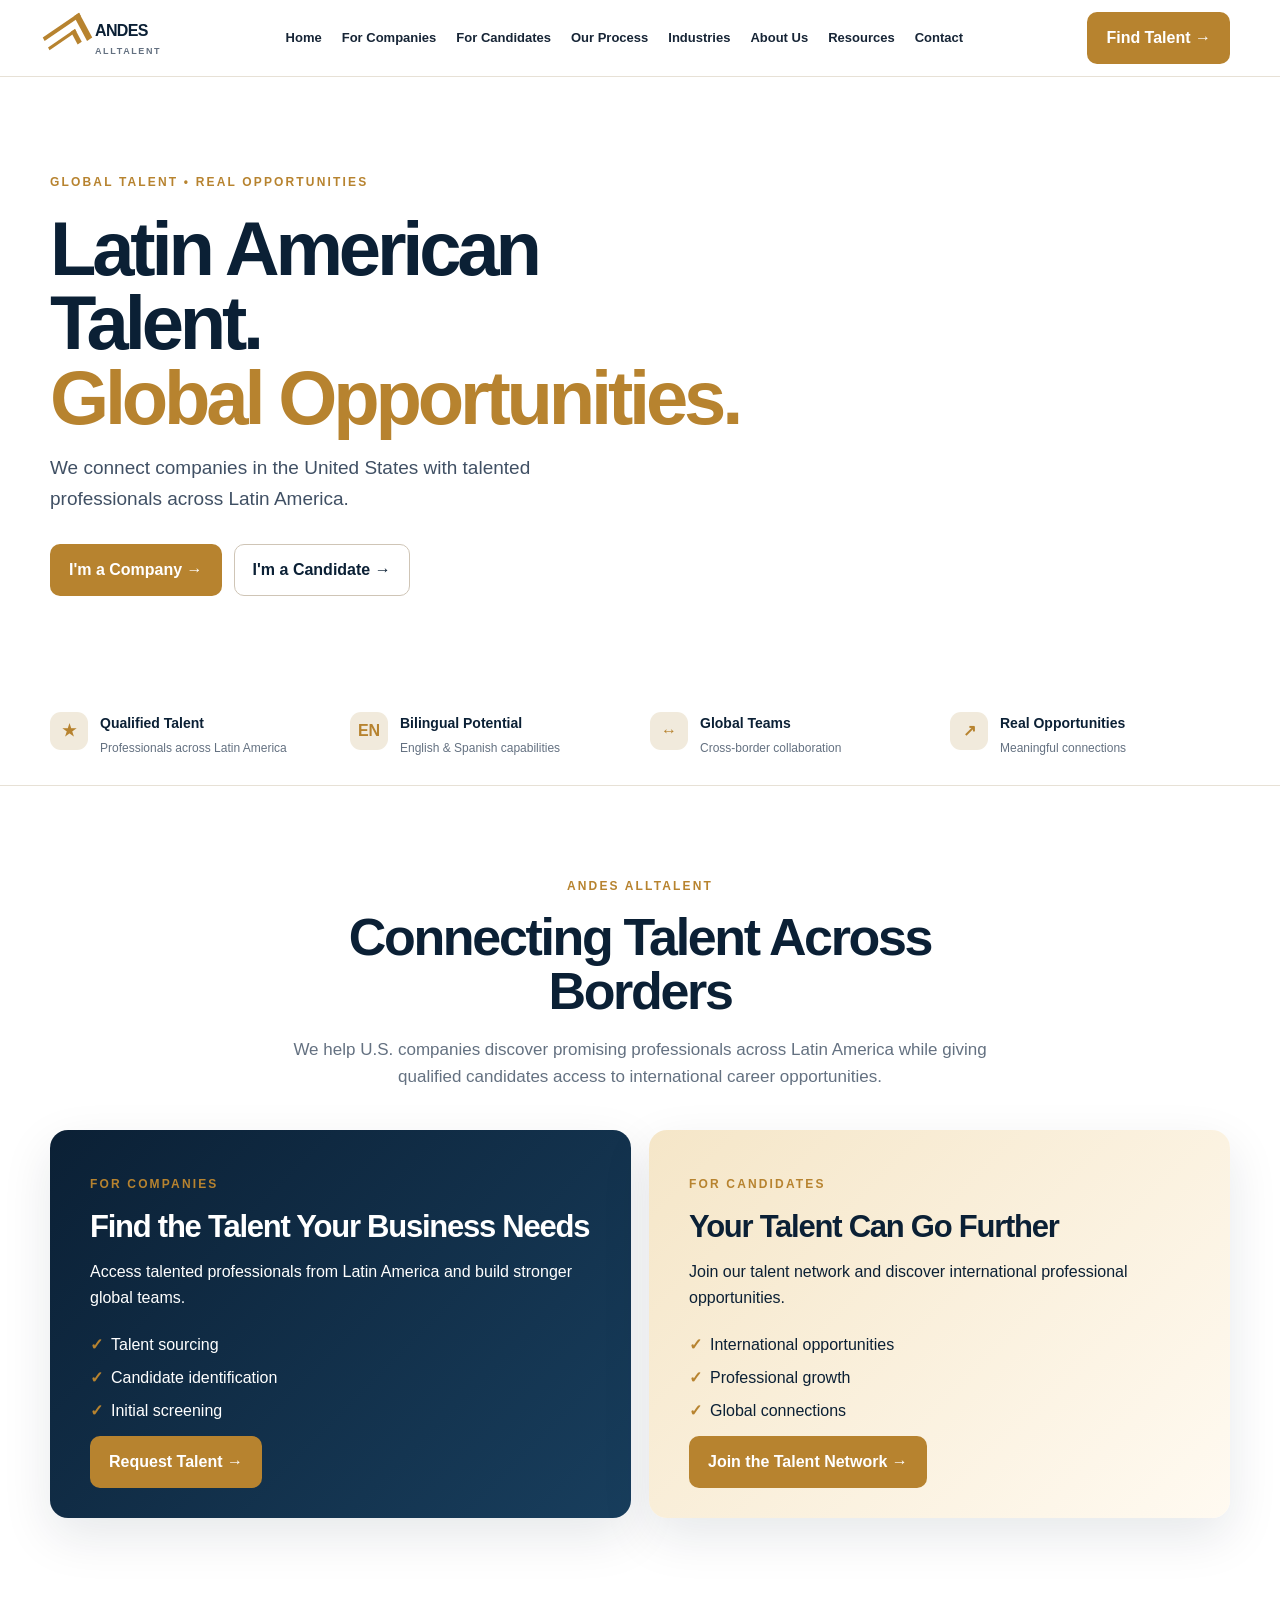
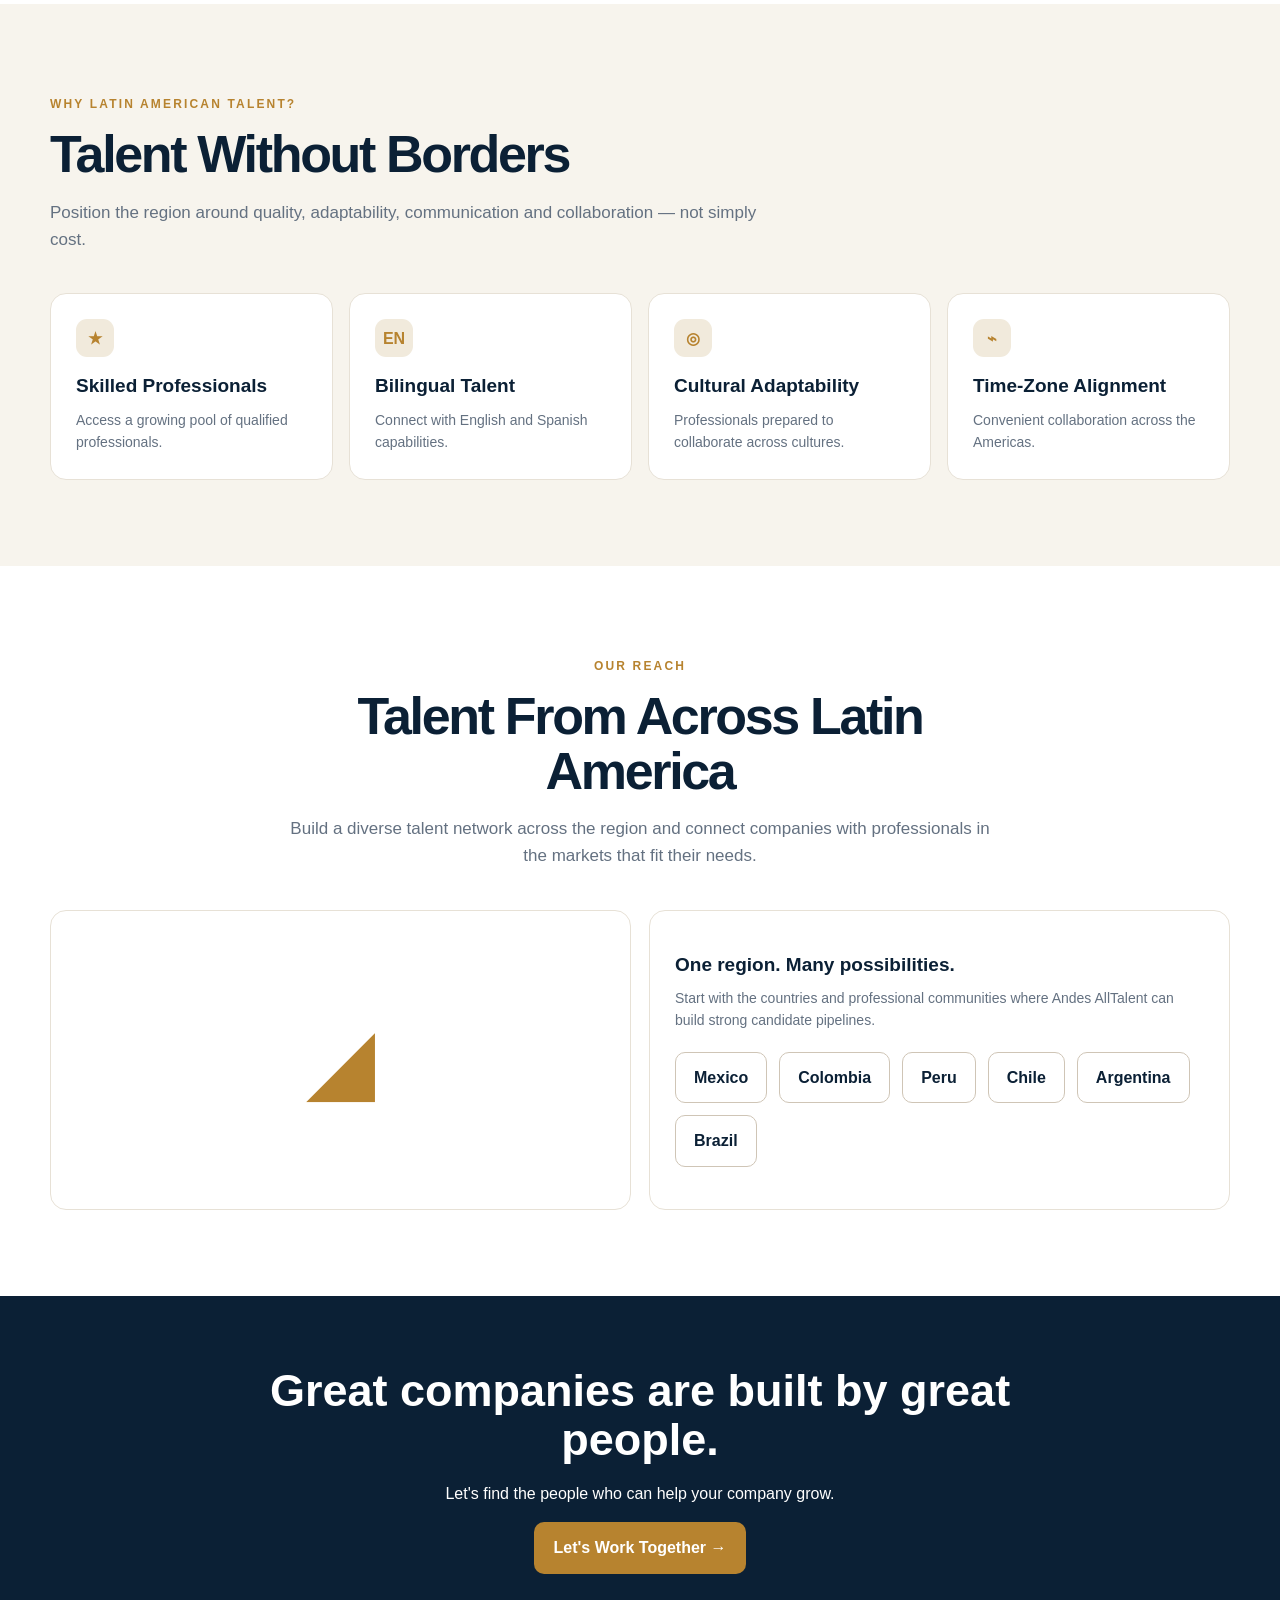
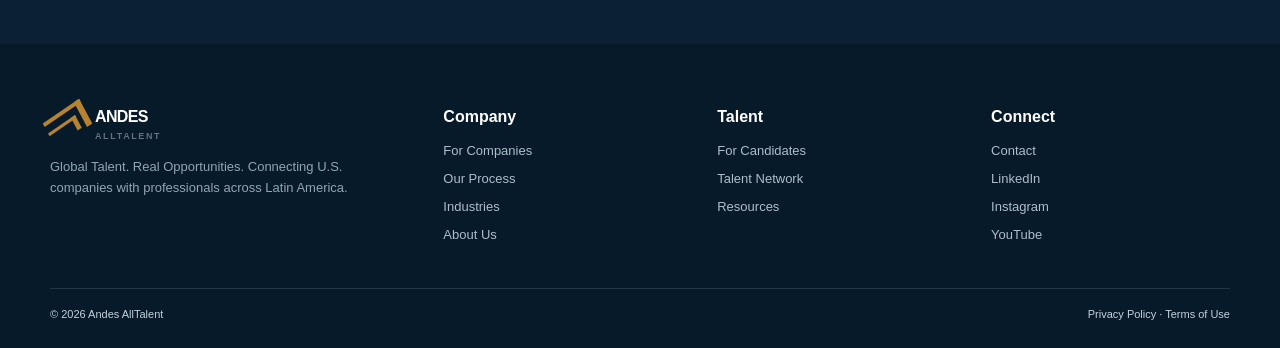
<file: index.html>
<!doctype html>
<html lang="en"><head><meta charset="utf-8"><meta name="viewport" content="width=device-width,initial-scale=1">
<title>Home | Andes AllTalent</title><meta name="description" content="Andes AllTalent connects U.S. companies with talented professionals across Latin America.">
<link rel="stylesheet" href="css/style.css"><link rel="icon" type="image/png" href="images/andes-alltalent-favicon.png"></head><body>
<header class="site-header"><div class="container nav">
<a class="logo" href="index.html"><span class="logo-mark"></span><span>ANDES <small>ALLTALENT</small></span></a>
<button class="menu-btn" aria-label="Menu">☰</button>
<nav class="nav-links"><a href="index.html">Home</a><a href="companies.html">For Companies</a><a href="candidates.html">For Candidates</a><a href="process.html">Our Process</a><a href="industries.html">Industries</a><a href="about.html">About Us</a><a href="resources.html">Resources</a><a href="contact.html">Contact</a></nav>
<a class="nav-cta" href="companies.html">Find Talent →</a></div></header>
<main>
<section class="hero"><div class="container hero-inner"><span class="eyebrow">Global Talent • Real Opportunities</span><h1>Latin American Talent.<span>Global Opportunities.</span></h1><p>We connect companies in the United States with talented professionals across Latin America.</p><div class="actions"><a class="btn btn-primary" href="companies.html">I'm a Company →</a><a class="btn btn-secondary" href="candidates.html">I'm a Candidate →</a></div></div></section>
<section class="trust"><div class="container trust-grid"><div class="trust-item"><div class="icon">★</div><div><strong>Qualified Talent</strong><span>Professionals across Latin America</span></div></div><div class="trust-item"><div class="icon">EN</div><div><strong>Bilingual Potential</strong><span>English & Spanish capabilities</span></div></div><div class="trust-item"><div class="icon">↔</div><div><strong>Global Teams</strong><span>Cross-border collaboration</span></div></div><div class="trust-item"><div class="icon">↗</div><div><strong>Real Opportunities</strong><span>Meaningful connections</span></div></div></div></section>
<section class="section"><div class="container"><div class="section-head center"><span class="eyebrow">Andes AllTalent</span><h2>Connecting Talent Across Borders</h2><p>We help U.S. companies discover promising professionals across Latin America while giving qualified candidates access to international career opportunities.</p></div>
<div class="cards-2"><article class="feature dark"><span class="eyebrow">For Companies</span><h3>Find the Talent Your Business Needs</h3><p>Access talented professionals from Latin America and build stronger global teams.</p><ul><li>Talent sourcing</li><li>Candidate identification</li><li>Initial screening</li><li>Candidate matching</li></ul><a class="btn btn-primary" href="companies.html">Request Talent →</a></article>
<article class="feature light"><span class="eyebrow">For Candidates</span><h3>Your Talent Can Go Further</h3><p>Join our talent network and discover international professional opportunities.</p><ul><li>International opportunities</li><li>Professional growth</li><li>Global connections</li><li>Join our network</li></ul><a class="btn btn-primary" href="candidates.html">Join the Talent Network →</a></article></div></div></section>
<section class="section section-cream"><div class="container"><div class="section-head"><span class="eyebrow">Why Latin American Talent?</span><h2>Talent Without Borders</h2><p>Position the region around quality, adaptability, communication and collaboration — not simply cost.</p></div><div class="grid-4">
<div class="card"><div class="icon">★</div><h3>Skilled Professionals</h3><p>Access a growing pool of qualified professionals.</p></div><div class="card"><div class="icon">EN</div><h3>Bilingual Talent</h3><p>Connect with English and Spanish capabilities.</p></div><div class="card"><div class="icon">◎</div><h3>Cultural Adaptability</h3><p>Professionals prepared to collaborate across cultures.</p></div><div class="card"><div class="icon">⌁</div><h3>Time-Zone Alignment</h3><p>Convenient collaboration across the Americas.</p></div></div></div></section>
<section class="section"><div class="container"><div class="section-head center"><span class="eyebrow">Our Reach</span><h2>Talent From Across Latin America</h2><p>Build a diverse talent network across the region and connect companies with professionals in the markets that fit their needs.</p></div><div class="cards-2"><div class="card" style="min-height:300px;display:grid;place-items:center;font-size:90px;color:#b7832f">◢</div><div class="card"><h3>One region. Many possibilities.</h3><p>Start with the countries and professional communities where Andes AllTalent can build strong candidate pipelines.</p><div class="actions" style="margin-top:20px"><span class="btn btn-secondary">Mexico</span><span class="btn btn-secondary">Colombia</span><span class="btn btn-secondary">Peru</span><span class="btn btn-secondary">Chile</span><span class="btn btn-secondary">Argentina</span><span class="btn btn-secondary">Brazil</span></div></div></div></div></section>
<section class="quote"><h2>Great companies are built by great people.</h2><p>Let's find the people who can help your company grow.</p><a class="btn btn-primary" href="companies.html">Let's Work Together →</a></section>
</main>
<footer class="footer"><div class="container"><div class="footer-grid">
<div><div class="logo"><span class="logo-mark"></span><span>ANDES <small>ALLTALENT</small></span></div><p>Global Talent. Real Opportunities. Connecting U.S. companies with professionals across Latin America.</p></div>
<div><h4>Company</h4><a href="companies.html">For Companies</a><a href="process.html">Our Process</a><a href="industries.html">Industries</a><a href="about.html">About Us</a></div>
<div><h4>Talent</h4><a href="candidates.html">For Candidates</a><a href="candidates.html">Talent Network</a><a href="resources.html">Resources</a></div>
<div><h4>Connect</h4><a href="contact.html">Contact</a><a href="#">LinkedIn</a><a href="#">Instagram</a><a href="#">YouTube</a></div>
</div><div class="footer-bottom"><span>© <span data-year></span> Andes AllTalent</span><span>Privacy Policy · Terms of Use</span></div></div></footer>
<div id="toast" class="toast"></div><script src="js/main.js"></script></body></html>
</file>
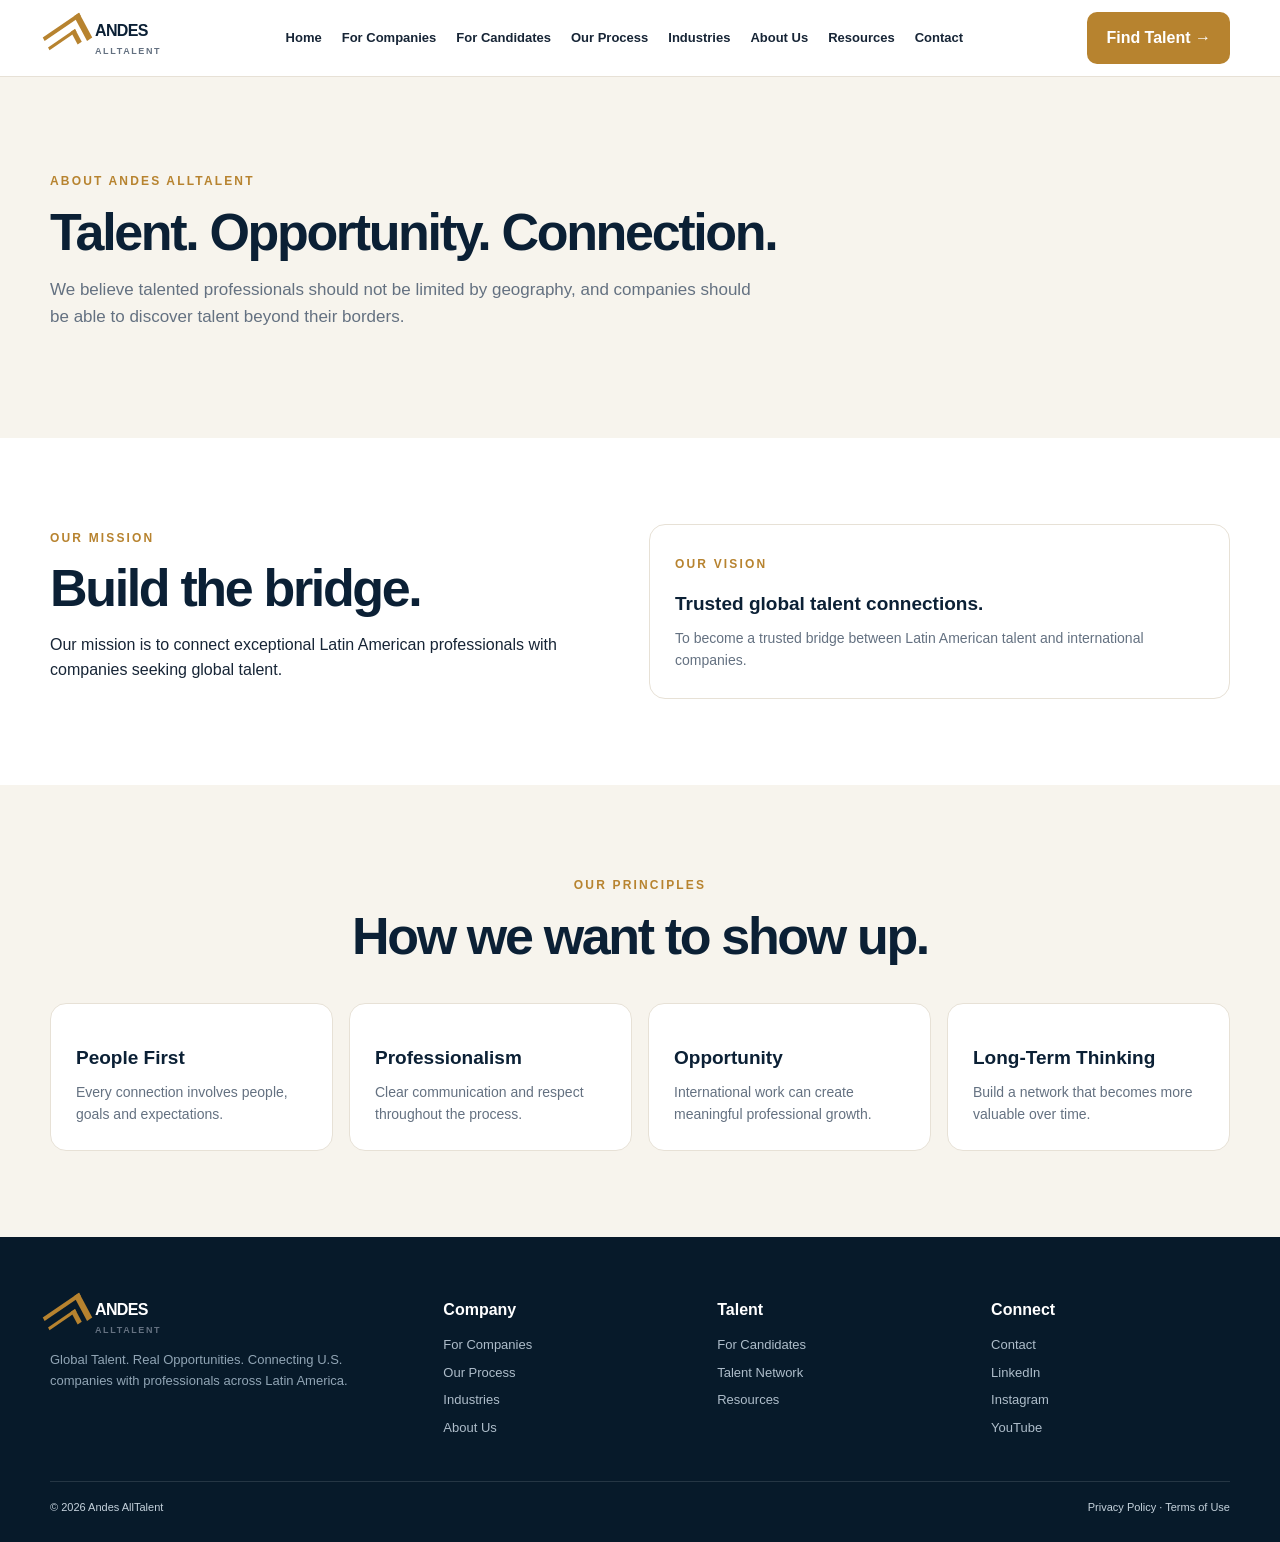
<file: about.html>
<!doctype html>
<html lang="en"><head><meta charset="utf-8"><meta name="viewport" content="width=device-width,initial-scale=1">
<title>About Us | Andes AllTalent</title><meta name="description" content="Andes AllTalent connects U.S. companies with talented professionals across Latin America.">
<link rel="stylesheet" href="css/style.css"><link rel="icon" type="image/png" href="images/andes-alltalent-favicon.png"></head><body>
<header class="site-header"><div class="container nav">
<a class="logo" href="index.html"><span class="logo-mark"></span><span>ANDES <small>ALLTALENT</small></span></a>
<button class="menu-btn" aria-label="Menu">☰</button>
<nav class="nav-links"><a href="index.html">Home</a><a href="companies.html">For Companies</a><a href="candidates.html">For Candidates</a><a href="process.html">Our Process</a><a href="industries.html">Industries</a><a href="about.html">About Us</a><a href="resources.html">Resources</a><a href="contact.html">Contact</a></nav>
<a class="nav-cta" href="companies.html">Find Talent →</a></div></header>
<main>
<section class="page-hero"><div class="container"><span class="eyebrow">About Andes AllTalent</span><h1>Talent. Opportunity. Connection.</h1><p>We believe talented professionals should not be limited by geography, and companies should be able to discover talent beyond their borders.</p></div></section>
<section class="section"><div class="container cards-2"><div><span class="eyebrow">Our Mission</span><h2>Build the bridge.</h2><p>Our mission is to connect exceptional Latin American professionals with companies seeking global talent.</p></div><div class="card"><span class="eyebrow">Our Vision</span><h3>Trusted global talent connections.</h3><p>To become a trusted bridge between Latin American talent and international companies.</p></div></div></section>
<section class="section section-cream"><div class="container"><div class="section-head center"><span class="eyebrow">Our Principles</span><h2>How we want to show up.</h2></div><div class="grid-4"><div class="card"><h3>People First</h3><p>Every connection involves people, goals and expectations.</p></div><div class="card"><h3>Professionalism</h3><p>Clear communication and respect throughout the process.</p></div><div class="card"><h3>Opportunity</h3><p>International work can create meaningful professional growth.</p></div><div class="card"><h3>Long-Term Thinking</h3><p>Build a network that becomes more valuable over time.</p></div></div></div></section>
</main>
<footer class="footer"><div class="container"><div class="footer-grid">
<div><div class="logo"><span class="logo-mark"></span><span>ANDES <small>ALLTALENT</small></span></div><p>Global Talent. Real Opportunities. Connecting U.S. companies with professionals across Latin America.</p></div>
<div><h4>Company</h4><a href="companies.html">For Companies</a><a href="process.html">Our Process</a><a href="industries.html">Industries</a><a href="about.html">About Us</a></div>
<div><h4>Talent</h4><a href="candidates.html">For Candidates</a><a href="candidates.html">Talent Network</a><a href="resources.html">Resources</a></div>
<div><h4>Connect</h4><a href="contact.html">Contact</a><a href="#">LinkedIn</a><a href="#">Instagram</a><a href="#">YouTube</a></div>
</div><div class="footer-bottom"><span>© <span data-year></span> Andes AllTalent</span><span>Privacy Policy · Terms of Use</span></div></div></footer>
<div id="toast" class="toast"></div><script src="js/main.js"></script></body></html>
</file>
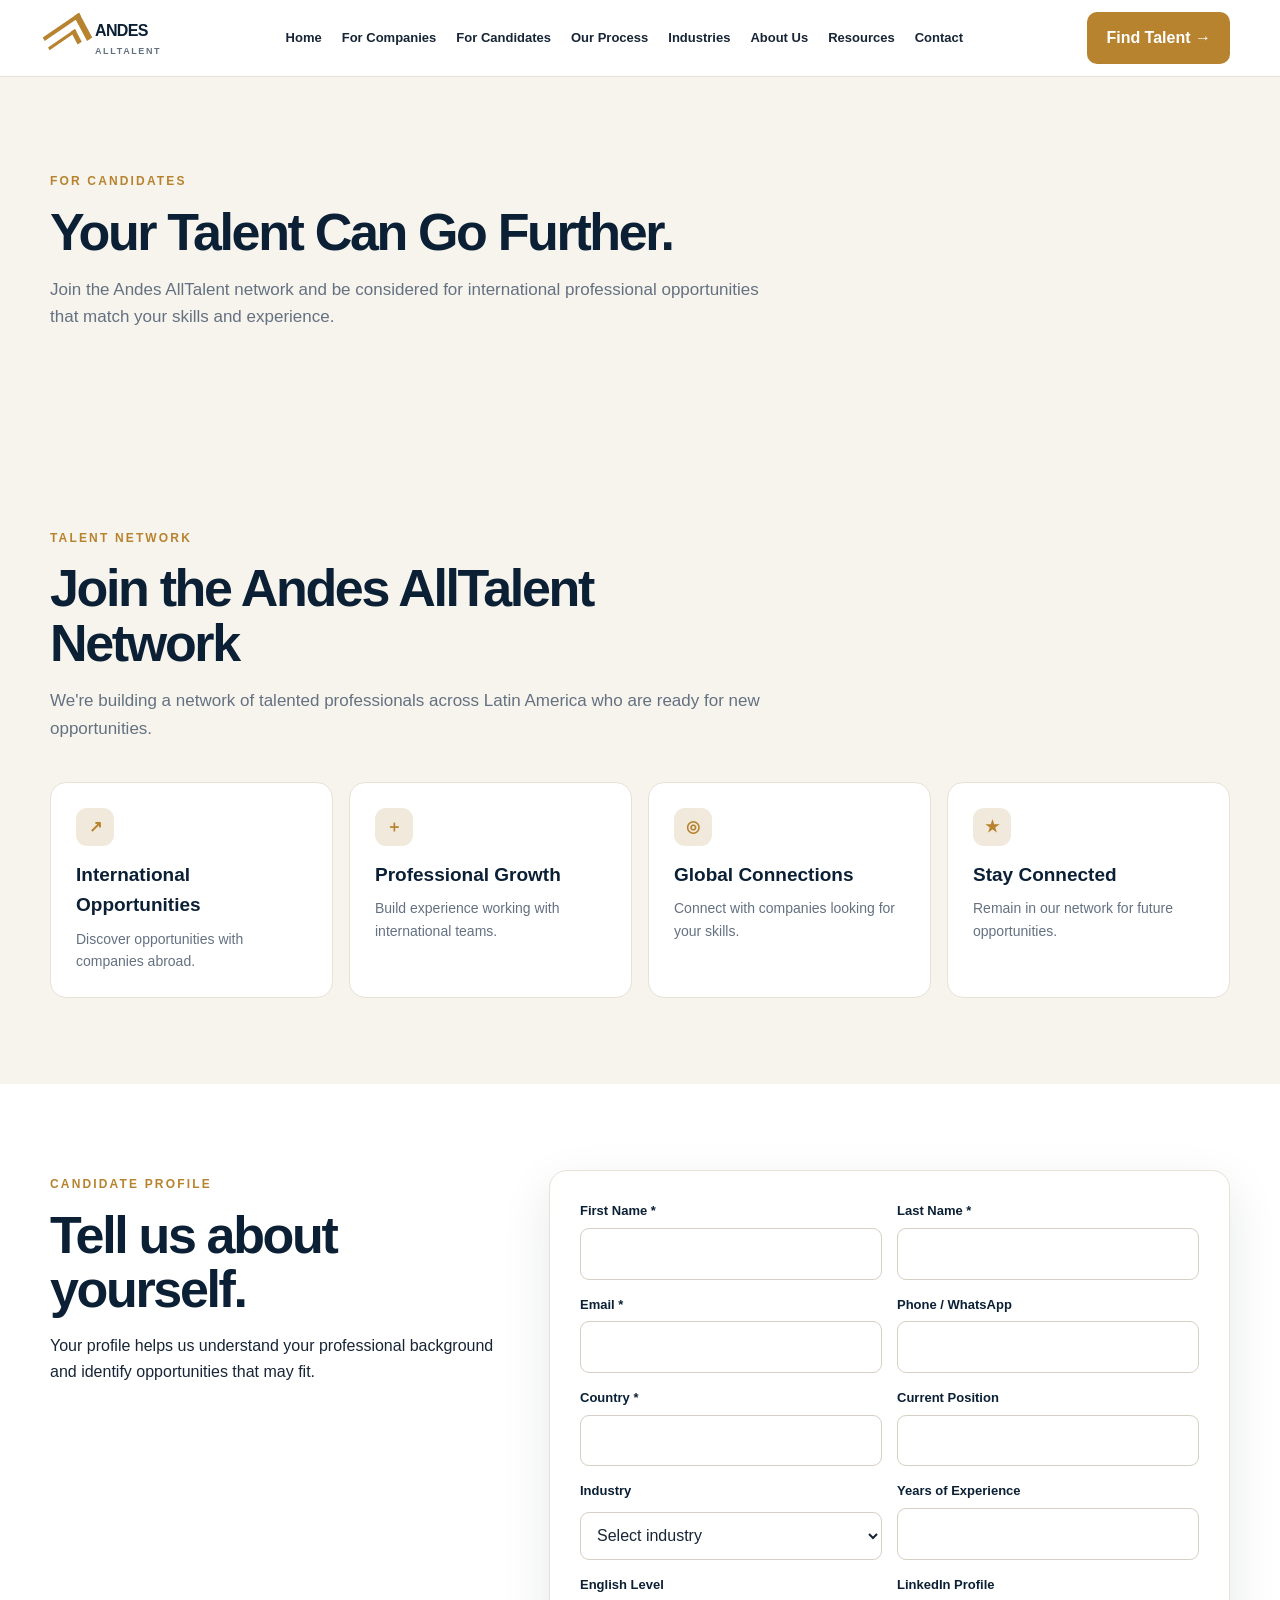
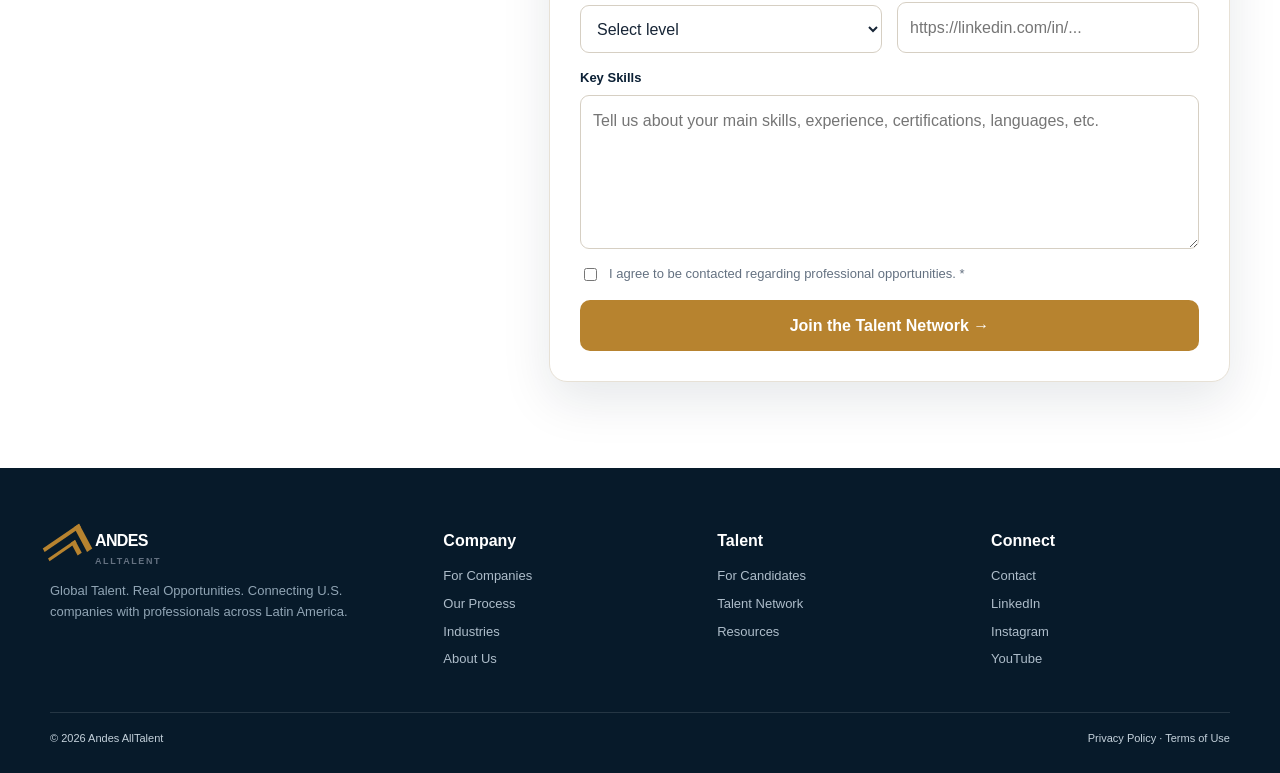
<file: candidates.html>
<!doctype html>
<html lang="en">

<head>
  <meta charset="utf-8">
  <meta name="viewport" content="width=device-width, initial-scale=1">

  <title>For Candidates | Andes AllTalent</title>

  <meta
    name="description"
    content="Andes AllTalent connects U.S. companies with talented professionals across Latin America."
  >

  <link rel="stylesheet" href="css/style.css">
  <link rel="icon" type="image/png" href="images/andes-alltalent-favicon.png">
</head>

<body>

<header class="site-header">
  <div class="container nav">

    <a class="logo" href="index.html">
      <span class="logo-mark"></span>
      <span>ANDES <small>ALLTALENT</small></span>
    </a>

    <button class="menu-btn" aria-label="Menu">☰</button>

    <nav class="nav-links">
      <a href="index.html">Home</a>
      <a href="companies.html">For Companies</a>
      <a href="candidates.html">For Candidates</a>
      <a href="process.html">Our Process</a>
      <a href="industries.html">Industries</a>
      <a href="about.html">About Us</a>
      <a href="resources.html">Resources</a>
      <a href="contact.html">Contact</a>
    </nav>

    <a class="nav-cta" href="companies.html">Find Talent →</a>

  </div>
</header>


<main>

  <!-- HERO -->
  <section class="page-hero">

    <div class="container">

      <span class="eyebrow">For Candidates</span>

      <h1>Your Talent Can Go Further.</h1>

      <p>
        Join the Andes AllTalent network and be considered for international
        professional opportunities that match your skills and experience.
      </p>

    </div>

  </section>


  <!-- TALENT NETWORK -->
  <section class="section section-cream">

    <div class="container">

      <div class="section-head">

        <span class="eyebrow">Talent Network</span>

        <h2>Join the Andes AllTalent Network</h2>

        <p>
          We're building a network of talented professionals across Latin America
          who are ready for new opportunities.
        </p>

      </div>


      <div class="grid-4">

        <div class="card">

          <div class="icon">↗</div>

          <h3>International Opportunities</h3>

          <p>
            Discover opportunities with companies abroad.
          </p>

        </div>


        <div class="card">

          <div class="icon">＋</div>

          <h3>Professional Growth</h3>

          <p>
            Build experience working with international teams.
          </p>

        </div>


        <div class="card">

          <div class="icon">◎</div>

          <h3>Global Connections</h3>

          <p>
            Connect with companies looking for your skills.
          </p>

        </div>


        <div class="card">

          <div class="icon">★</div>

          <h3>Stay Connected</h3>

          <p>
            Remain in our network for future opportunities.
          </p>

        </div>

      </div>

    </div>

  </section>


  <!-- CANDIDATE FORM -->
  <section class="section">

    <div class="container form-wrap">

      <div>

        <span class="eyebrow">Candidate Profile</span>

        <h2>Tell us about yourself.</h2>

        <p>
          Your profile helps us understand your professional background
          and identify opportunities that may fit.
        </p>

      </div>


      <!-- FORMSPREE -->
      <form
        id="candidate-form"
        class="form-card"
        action="https://formspree.io/f/xyekgqjr"
        method="POST"
      >

        <!-- Email subject -->
        <input
          type="hidden"
          name="_subject"
          value="New Candidate Application - Andes AllTalent"
        >


        <div class="form-grid">


          <!-- FIRST NAME -->
          <div class="field">

            <label for="first_name">
              First Name *
            </label>

            <input
              type="text"
              id="first_name"
              name="first_name"
              autocomplete="given-name"
              required
            >

          </div>


          <!-- LAST NAME -->
          <div class="field">

            <label for="last_name">
              Last Name *
            </label>

            <input
              type="text"
              id="last_name"
              name="last_name"
              autocomplete="family-name"
              required
            >

          </div>


          <!-- EMAIL -->
          <div class="field">

            <label for="email">
              Email *
            </label>

            <input
              type="email"
              id="email"
              name="email"
              autocomplete="email"
              required
            >

          </div>


          <!-- PHONE -->
          <div class="field">

            <label for="phone">
              Phone / WhatsApp
            </label>

            <input
              type="tel"
              id="phone"
              name="phone"
              autocomplete="tel"
            >

          </div>


          <!-- COUNTRY -->
          <div class="field">

            <label for="country">
              Country *
            </label>

            <input
              type="text"
              id="country"
              name="country"
              autocomplete="country-name"
              required
            >

          </div>


          <!-- CURRENT POSITION -->
          <div class="field">

            <label for="current_position">
              Current Position
            </label>

            <input
              type="text"
              id="current_position"
              name="current_position"
            >

          </div>


          <!-- INDUSTRY -->
          <div class="field">

            <label for="industry">
              Industry
            </label>

            <select
              id="industry"
              name="industry"
            >

              <option value="">
                Select industry
              </option>

              <option value="Legal & Compliance">
                Legal & Compliance
              </option>

              <option value="Technology & IT">
                Technology & IT
              </option>

              <option value="Finance & Accounting">
                Finance & Accounting
              </option>

              <option value="Customer Support">
                Customer Support
              </option>

              <option value="Marketing & Creative">
                Marketing & Creative
              </option>

              <option value="Human Resources">
                Human Resources
              </option>

              <option value="Administrative & Operations">
                Administrative & Operations
              </option>

              <option value="Sales & Business Development">
                Sales & Business Development
              </option>

              <option value="Other">
                Other
              </option>

            </select>

          </div>


          <!-- YEARS OF EXPERIENCE -->
          <div class="field">

            <label for="years_of_experience">
              Years of Experience
            </label>

            <input
              type="number"
              id="years_of_experience"
              name="years_of_experience"
              min="0"
            >

          </div>


          <!-- ENGLISH LEVEL -->
          <div class="field">

            <label for="english_level">
              English Level
            </label>

            <select
              id="english_level"
              name="english_level"
            >

              <option value="">
                Select level
              </option>

              <option value="Basic">
                Basic
              </option>

              <option value="Intermediate">
                Intermediate
              </option>

              <option value="Upper Intermediate">
                Upper Intermediate
              </option>

              <option value="Advanced">
                Advanced
              </option>

              <option value="Fluent">
                Fluent
              </option>

            </select>

          </div>


          <!-- LINKEDIN -->
          <div class="field">

            <label for="linkedin">
              LinkedIn Profile
            </label>

            <input
              type="url"
              id="linkedin"
              name="linkedin"
              placeholder="https://linkedin.com/in/..."
            >

          </div>


          <!-- KEY SKILLS -->
          <div class="field full">

            <label for="key_skills">
              Key Skills
            </label>

            <textarea
              id="key_skills"
              name="key_skills"
              rows="5"
              placeholder="Tell us about your main skills, experience, certifications, languages, etc."
            ></textarea>

          </div>


          <!-- CONSENT -->
          <div class="field full">

            <label class="check">

              <input
                type="checkbox"
                id="contact_consent"
                name="contact_consent"
                value="Yes"
                required
              >

              I agree to be contacted regarding professional
              opportunities. *

            </label>

          </div>


          <!-- SUBMIT -->
          <div class="field full">

            <button
              id="candidate-submit"
              class="btn btn-primary"
              type="submit"
            >
              Join the Talent Network →
            </button>

          </div>


        </div>

      </form>

    </div>

  </section>

</main>


<!-- FOOTER -->
<footer class="footer">

  <div class="container">

    <div class="footer-grid">


      <!-- BRAND -->
      <div>

        <div class="logo">

          <span class="logo-mark"></span>

          <span>
            ANDES <small>ALLTALENT</small>
          </span>

        </div>

        <p>
          Global Talent. Real Opportunities. Connecting U.S. companies
          with professionals across Latin America.
        </p>

      </div>


      <!-- COMPANY -->
      <div>

        <h4>Company</h4>

        <a href="companies.html">For Companies</a>
        <a href="process.html">Our Process</a>
        <a href="industries.html">Industries</a>
        <a href="about.html">About Us</a>

      </div>


      <!-- TALENT -->
      <div>

        <h4>Talent</h4>

        <a href="candidates.html">For Candidates</a>
        <a href="candidates.html">Talent Network</a>
        <a href="resources.html">Resources</a>

      </div>


      <!-- CONNECT -->
      <div>

        <h4>Connect</h4>

        <a href="contact.html">Contact</a>
        <a href="#">LinkedIn</a>
        <a href="#">Instagram</a>
        <a href="#">YouTube</a>

      </div>

    </div>


    <div class="footer-bottom">

      <span>
        © <span data-year></span> Andes AllTalent
      </span>

      <span>
        Privacy Policy · Terms of Use
      </span>

    </div>

  </div>

</footer>


<div id="toast" class="toast"></div>


<script src="js/main.js"></script>

</body>
</html>
</file>
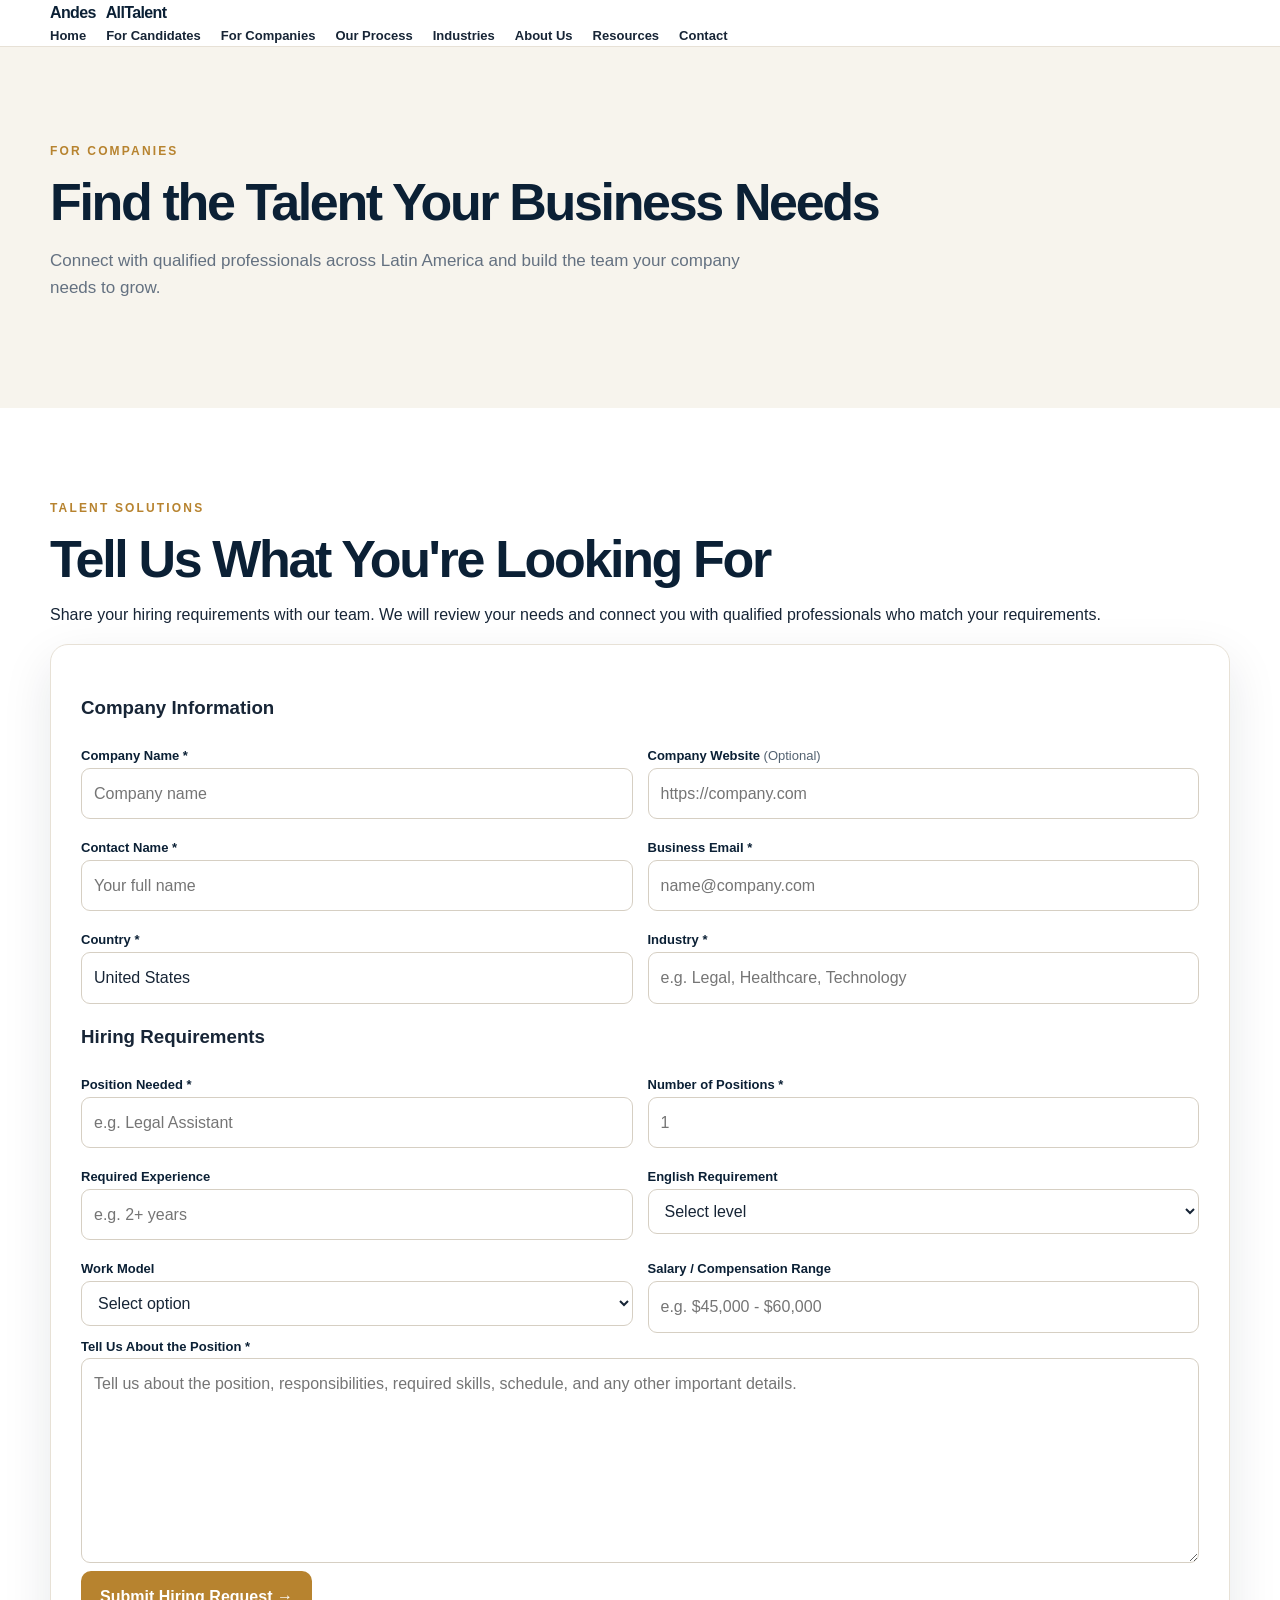
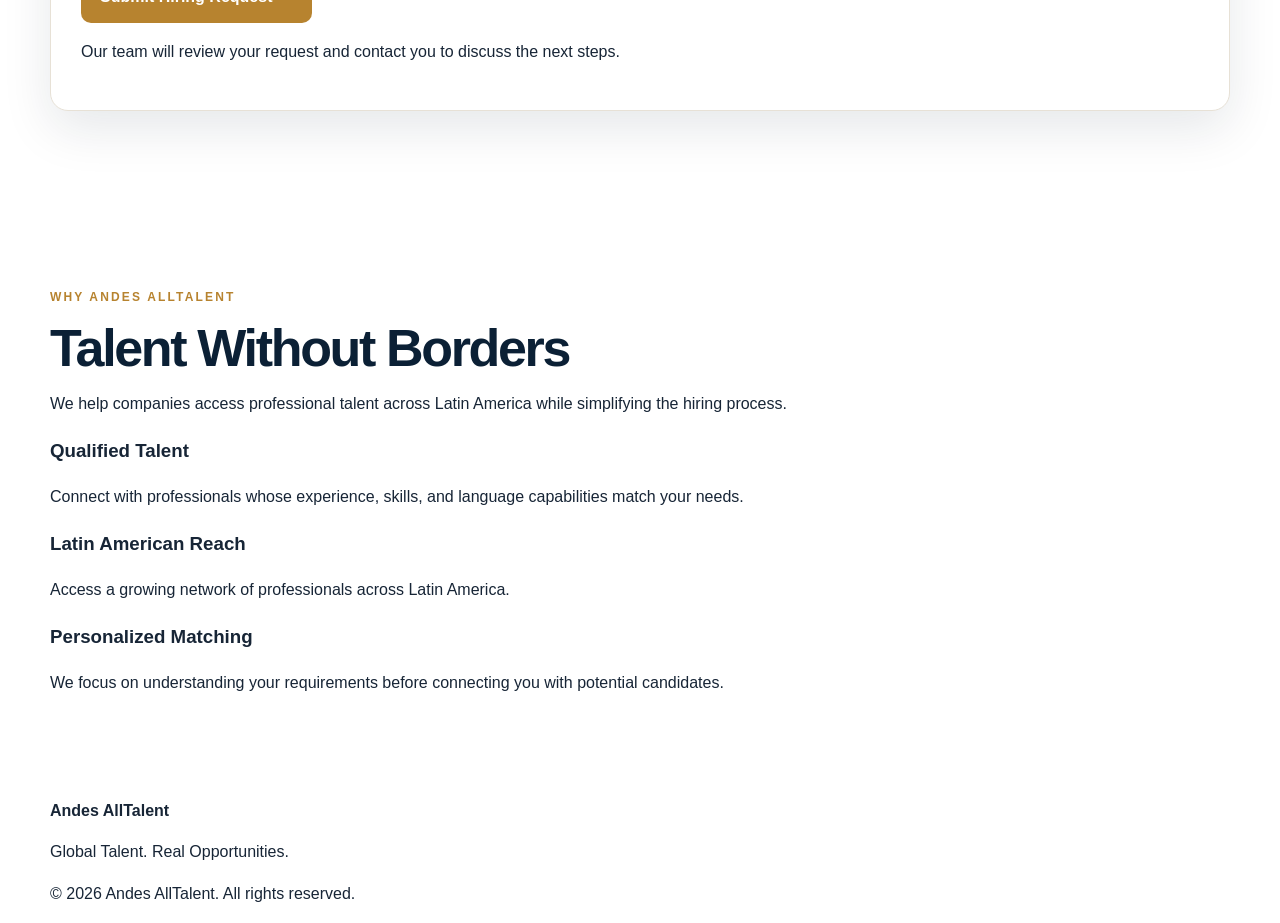
<file: companies.html>
<!DOCTYPE html>
<html lang="en">
<head>
  <meta charset="UTF-8">
  <meta name="viewport" content="width=device-width, initial-scale=1.0">

  <title>For Companies | Andes AllTalent</title>

  <meta
    name="description"
    content="Connect your company with qualified bilingual and multilingual talent across Latin America through Andes AllTalent."
  >

  <link rel="stylesheet" href="css/style.css">
  <link rel="icon" type="image/png" href="images/andes-alltalent-favicon.png">
</head>

<body>

  <!-- HEADER -->

  <header class="site-header">

    <div class="container nav-container">

      <a href="index.html" class="logo">
        Andes <span>AllTalent</span>
      </a>

      <button class="menu-btn" aria-label="Open menu">
        ☰
      </button>

      <nav class="nav-links">

        <a href="index.html">Home</a>
        <a href="candidates.html">For Candidates</a>
        <a href="companies.html" class="active">For Companies</a>
        <a href="process.html">Our Process</a>
        <a href="industries.html">Industries</a>
        <a href="about.html">About Us</a>
        <a href="resources.html">Resources</a>
        <a href="contact.html">Contact</a>

      </nav>

    </div>

  </header>


  <!-- HERO -->

  <main>

    <section class="page-hero">

      <div class="container">

        <span class="eyebrow">
          FOR COMPANIES
        </span>

        <h1>
          Find the Talent Your Business Needs
        </h1>

        <p>
          Connect with qualified professionals across Latin America
          and build the team your company needs to grow.
        </p>

      </div>

    </section>


    <!-- INTRO -->

    <section class="section">

      <div class="container">

        <div class="section-heading">

          <span class="eyebrow">
            TALENT SOLUTIONS
          </span>

          <h2>
            Tell Us What You're Looking For
          </h2>

          <p>
            Share your hiring requirements with our team.
            We will review your needs and connect you with
            qualified professionals who match your requirements.
          </p>

        </div>


        <!-- COMPANY FORM -->

        <div class="form-wrapper">

          <form
            id="company-form"
            class="form-card"
            action="https://formspree.io/f/xqpezvdo"
            method="POST"
          >

            <input
              type="hidden"
              name="_subject"
              value="New Talent Request - Andes AllTalent"
            >


            <!-- COMPANY INFORMATION -->

            <div class="form-section">

              <h3>
                Company Information
              </h3>

              <div class="form-grid">


                <!-- COMPANY NAME -->

                <div class="form-group">

                  <label for="company_name">
                    Company Name *
                  </label>

                  <input
                    type="text"
                    id="company_name"
                    name="company_name"
                    placeholder="Company name"
                    required
                  >

                </div>


                <!-- COMPANY WEBSITE - OPTIONAL -->

                <div class="form-group">

                  <label for="website">
                    Company Website
                    <span style="font-weight: normal; opacity: 0.7;">
                      (Optional)
                    </span>
                  </label>

                  <input
                    type="text"
                    id="website"
                    name="website"
                    placeholder="https://company.com"
                  >

                </div>


                <!-- CONTACT NAME -->

                <div class="form-group">

                  <label for="contact_name">
                    Contact Name *
                  </label>

                  <input
                    type="text"
                    id="contact_name"
                    name="contact_name"
                    placeholder="Your full name"
                    required
                  >

                </div>


                <!-- BUSINESS EMAIL -->

                <div class="form-group">

                  <label for="email">
                    Business Email *
                  </label>

                  <input
                    type="email"
                    id="email"
                    name="email"
                    placeholder="name@company.com"
                    required
                  >

                </div>


                <!-- COUNTRY -->

                <div class="form-group">

                  <label for="country">
                    Country *
                  </label>

                  <input
                    type="text"
                    id="country"
                    name="country"
                    value="United States"
                    required
                  >

                </div>


                <!-- INDUSTRY -->

                <div class="form-group">

                  <label for="industry">
                    Industry *
                  </label>

                  <input
                    type="text"
                    id="industry"
                    name="industry"
                    placeholder="e.g. Legal, Healthcare, Technology"
                    required
                  >

                </div>

              </div>

            </div>


            <!-- HIRING REQUIREMENTS -->

            <div class="form-section">

              <h3>
                Hiring Requirements
              </h3>

              <div class="form-grid">


                <!-- POSITION -->

                <div class="form-group">

                  <label for="position_needed">
                    Position Needed *
                  </label>

                  <input
                    type="text"
                    id="position_needed"
                    name="position_needed"
                    placeholder="e.g. Legal Assistant"
                    required
                  >

                </div>


                <!-- NUMBER OF POSITIONS -->

                <div class="form-group">

                  <label for="number_of_positions">
                    Number of Positions *
                  </label>

                  <input
                    type="number"
                    id="number_of_positions"
                    name="number_of_positions"
                    min="1"
                    placeholder="1"
                    required
                  >

                </div>


                <!-- EXPERIENCE -->

                <div class="form-group">

                  <label for="required_experience">
                    Required Experience
                  </label>

                  <input
                    type="text"
                    id="required_experience"
                    name="required_experience"
                    placeholder="e.g. 2+ years"
                  >

                </div>


                <!-- ENGLISH -->

                <div class="form-group">

                  <label for="english_requirement">
                    English Requirement
                  </label>

                  <select
                    id="english_requirement"
                    name="english_requirement"
                  >

                    <option value="">
                      Select level
                    </option>

                    <option value="Basic">
                      Basic
                    </option>

                    <option value="Intermediate">
                      Intermediate
                    </option>

                    <option value="Advanced">
                      Advanced
                    </option>

                    <option value="Fluent / Bilingual">
                      Fluent / Bilingual
                    </option>

                  </select>

                </div>


                <!-- WORK MODEL -->

                <div class="form-group">

                  <label for="work_model">
                    Work Model
                  </label>

                  <select
                    id="work_model"
                    name="work_model"
                  >

                    <option value="">
                      Select option
                    </option>

                    <option value="Remote">
                      Remote
                    </option>

                    <option value="Hybrid">
                      Hybrid
                    </option>

                    <option value="On-site">
                      On-site
                    </option>

                    <option value="Flexible">
                      Flexible
                    </option>

                  </select>

                </div>


                <!-- SALARY -->

                <div class="form-group">

                  <label for="salary_range">
                    Salary / Compensation Range
                  </label>

                  <input
                    type="text"
                    id="salary_range"
                    name="salary_range"
                    placeholder="e.g. $45,000 - $60,000"
                  >

                </div>

              </div>


              <!-- POSITION DETAILS -->

              <div class="form-group">

                <label for="position_details">
                  Tell Us About the Position *
                </label>

                <textarea
                  id="position_details"
                  name="position_details"
                  rows="7"
                  placeholder="Tell us about the position, responsibilities, required skills, schedule, and any other important details."
                  required
                ></textarea>

              </div>

            </div>


            <!-- SUBMIT -->

            <div class="form-actions">

              <button
                type="submit"
                id="company-submit"
                class="btn btn-primary"
              >
                Submit Hiring Request →
              </button>

              <p class="form-note">
                Our team will review your request and contact you
                to discuss the next steps.
              </p>

            </div>

          </form>

        </div>

      </div>

    </section>


    <!-- WHY ANDES ALLTALENT -->

    <section class="section section-light">

      <div class="container">

        <div class="section-heading">

          <span class="eyebrow">
            WHY ANDES ALLTALENT
          </span>

          <h2>
            Talent Without Borders
          </h2>

          <p>
            We help companies access professional talent across
            Latin America while simplifying the hiring process.
          </p>

        </div>


        <div class="cards-grid">


          <div class="info-card">

            <h3>
              Qualified Talent
            </h3>

            <p>
              Connect with professionals whose experience,
              skills, and language capabilities match your needs.
            </p>

          </div>


          <div class="info-card">

            <h3>
              Latin American Reach
            </h3>

            <p>
              Access a growing network of professionals across
              Latin America.
            </p>

          </div>


          <div class="info-card">

            <h3>
              Personalized Matching
            </h3>

            <p>
              We focus on understanding your requirements before
              connecting you with potential candidates.
            </p>

          </div>

        </div>

      </div>

    </section>

  </main>


  <!-- FOOTER -->

  <footer class="site-footer">

    <div class="container footer-content">

      <div>

        <strong>
          Andes AllTalent
        </strong>

        <p>
          Global Talent. Real Opportunities.
        </p>

      </div>


      <div>

        <p>
          © <span data-year></span> Andes AllTalent.
          All rights reserved.
        </p>

      </div>

    </div>

  </footer>


  <script src="js/main.js"></script>

</body>
</html>
</file>
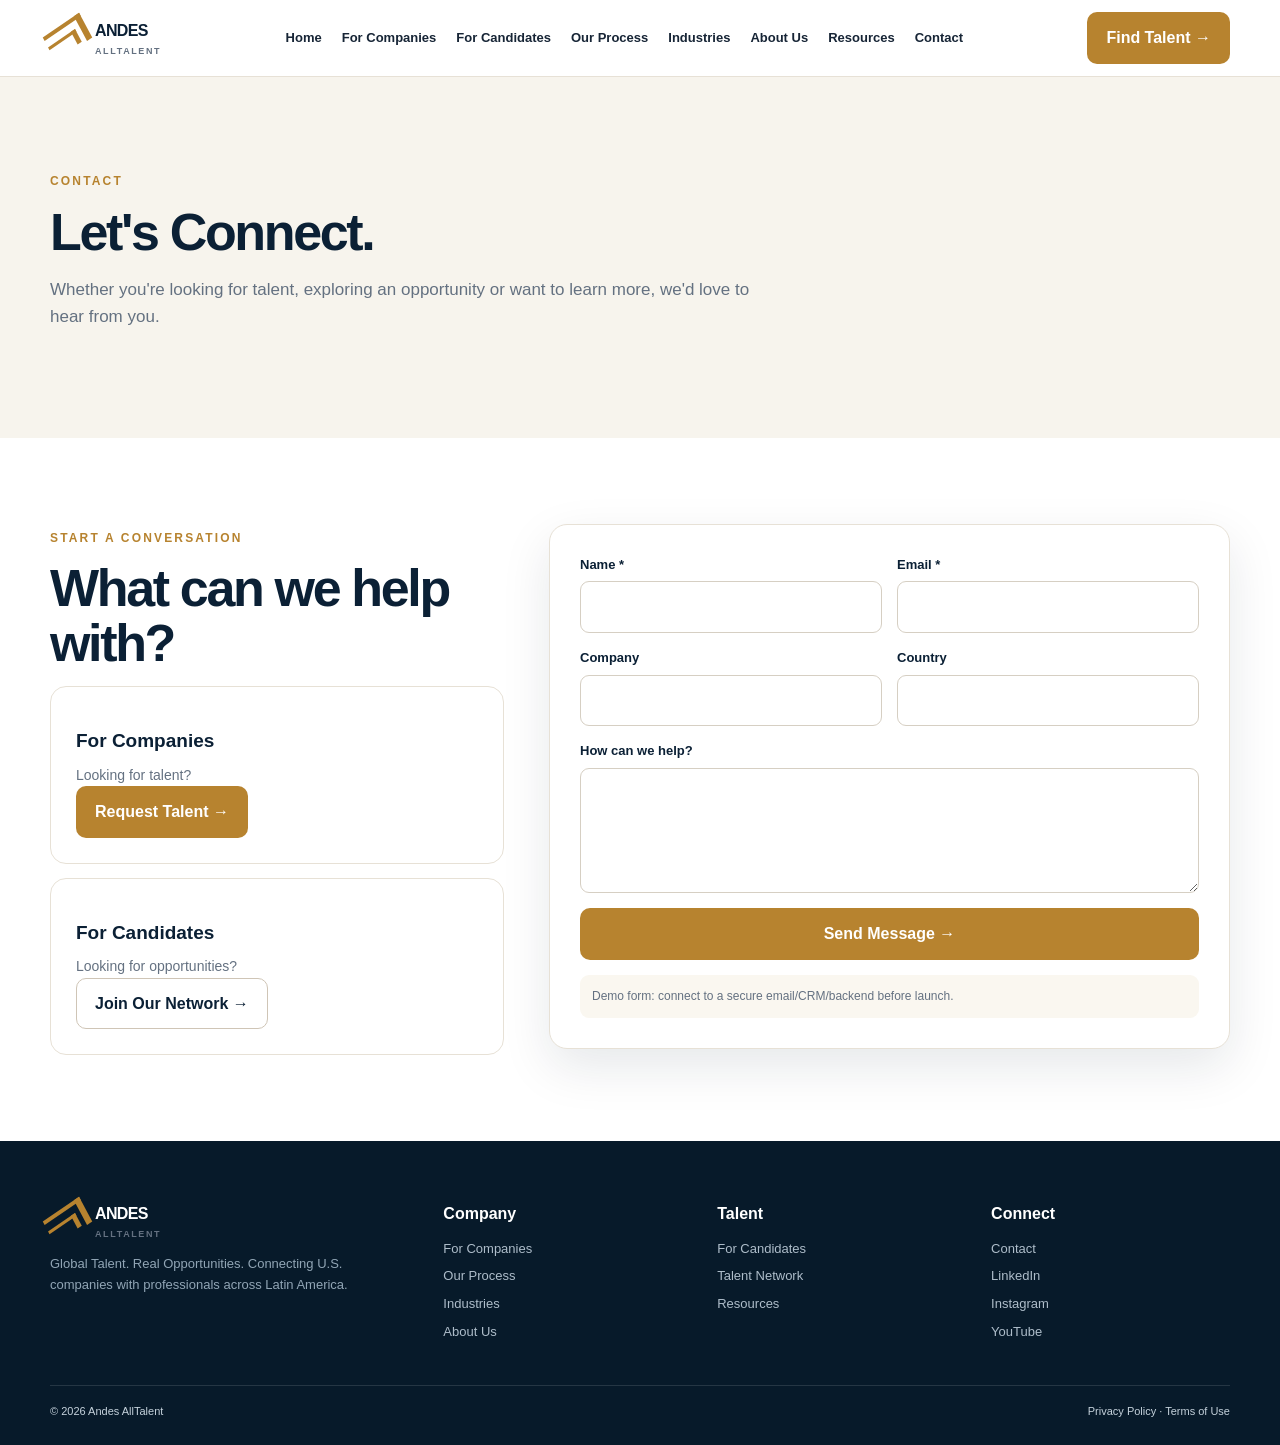
<file: contact.html>
<!doctype html>
<html lang="en"><head><meta charset="utf-8"><meta name="viewport" content="width=device-width,initial-scale=1">
<title>Contact | Andes AllTalent</title><meta name="description" content="Andes AllTalent connects U.S. companies with talented professionals across Latin America.">
<link rel="stylesheet" href="css/style.css"><link rel="icon" type="image/png" href="images/andes-alltalent-favicon.png"></head><body>
<header class="site-header"><div class="container nav">
<a class="logo" href="index.html"><span class="logo-mark"></span><span>ANDES <small>ALLTALENT</small></span></a>
<button class="menu-btn" aria-label="Menu">☰</button>
<nav class="nav-links"><a href="index.html">Home</a><a href="companies.html">For Companies</a><a href="candidates.html">For Candidates</a><a href="process.html">Our Process</a><a href="industries.html">Industries</a><a href="about.html">About Us</a><a href="resources.html">Resources</a><a href="contact.html">Contact</a></nav>
<a class="nav-cta" href="companies.html">Find Talent →</a></div></header>
<main>
<section class="page-hero"><div class="container"><span class="eyebrow">Contact</span><h1>Let's Connect.</h1><p>Whether you're looking for talent, exploring an opportunity or want to learn more, we'd love to hear from you.</p></div></section>
<section class="section"><div class="container form-wrap"><div><span class="eyebrow">Start a Conversation</span><h2>What can we help with?</h2><div class="card"><h3>For Companies</h3><p>Looking for talent?</p><a class="btn btn-primary" href="companies.html">Request Talent →</a></div><div class="card" style="margin-top:14px"><h3>For Candidates</h3><p>Looking for opportunities?</p><a class="btn btn-secondary" href="candidates.html">Join Our Network →</a></div></div>
<form class="form-card" data-demo-form><div class="form-grid"><div class="field"><label>Name *</label><input required></div><div class="field"><label>Email *</label><input type="email" required></div><div class="field"><label>Company</label><input></div><div class="field"><label>Country</label><input></div><div class="field full"><label>How can we help?</label><textarea required></textarea></div><div class="field full"><button class="btn btn-primary" type="submit">Send Message →</button></div></div><div class="notice">Demo form: connect to a secure email/CRM/backend before launch.</div></form></div></section>
</main>
<footer class="footer"><div class="container"><div class="footer-grid">
<div><div class="logo"><span class="logo-mark"></span><span>ANDES <small>ALLTALENT</small></span></div><p>Global Talent. Real Opportunities. Connecting U.S. companies with professionals across Latin America.</p></div>
<div><h4>Company</h4><a href="companies.html">For Companies</a><a href="process.html">Our Process</a><a href="industries.html">Industries</a><a href="about.html">About Us</a></div>
<div><h4>Talent</h4><a href="candidates.html">For Candidates</a><a href="candidates.html">Talent Network</a><a href="resources.html">Resources</a></div>
<div><h4>Connect</h4><a href="contact.html">Contact</a><a href="#">LinkedIn</a><a href="#">Instagram</a><a href="#">YouTube</a></div>
</div><div class="footer-bottom"><span>© <span data-year></span> Andes AllTalent</span><span>Privacy Policy · Terms of Use</span></div></div></footer>
<div id="toast" class="toast"></div><script src="js/main.js"></script></body></html>
</file>
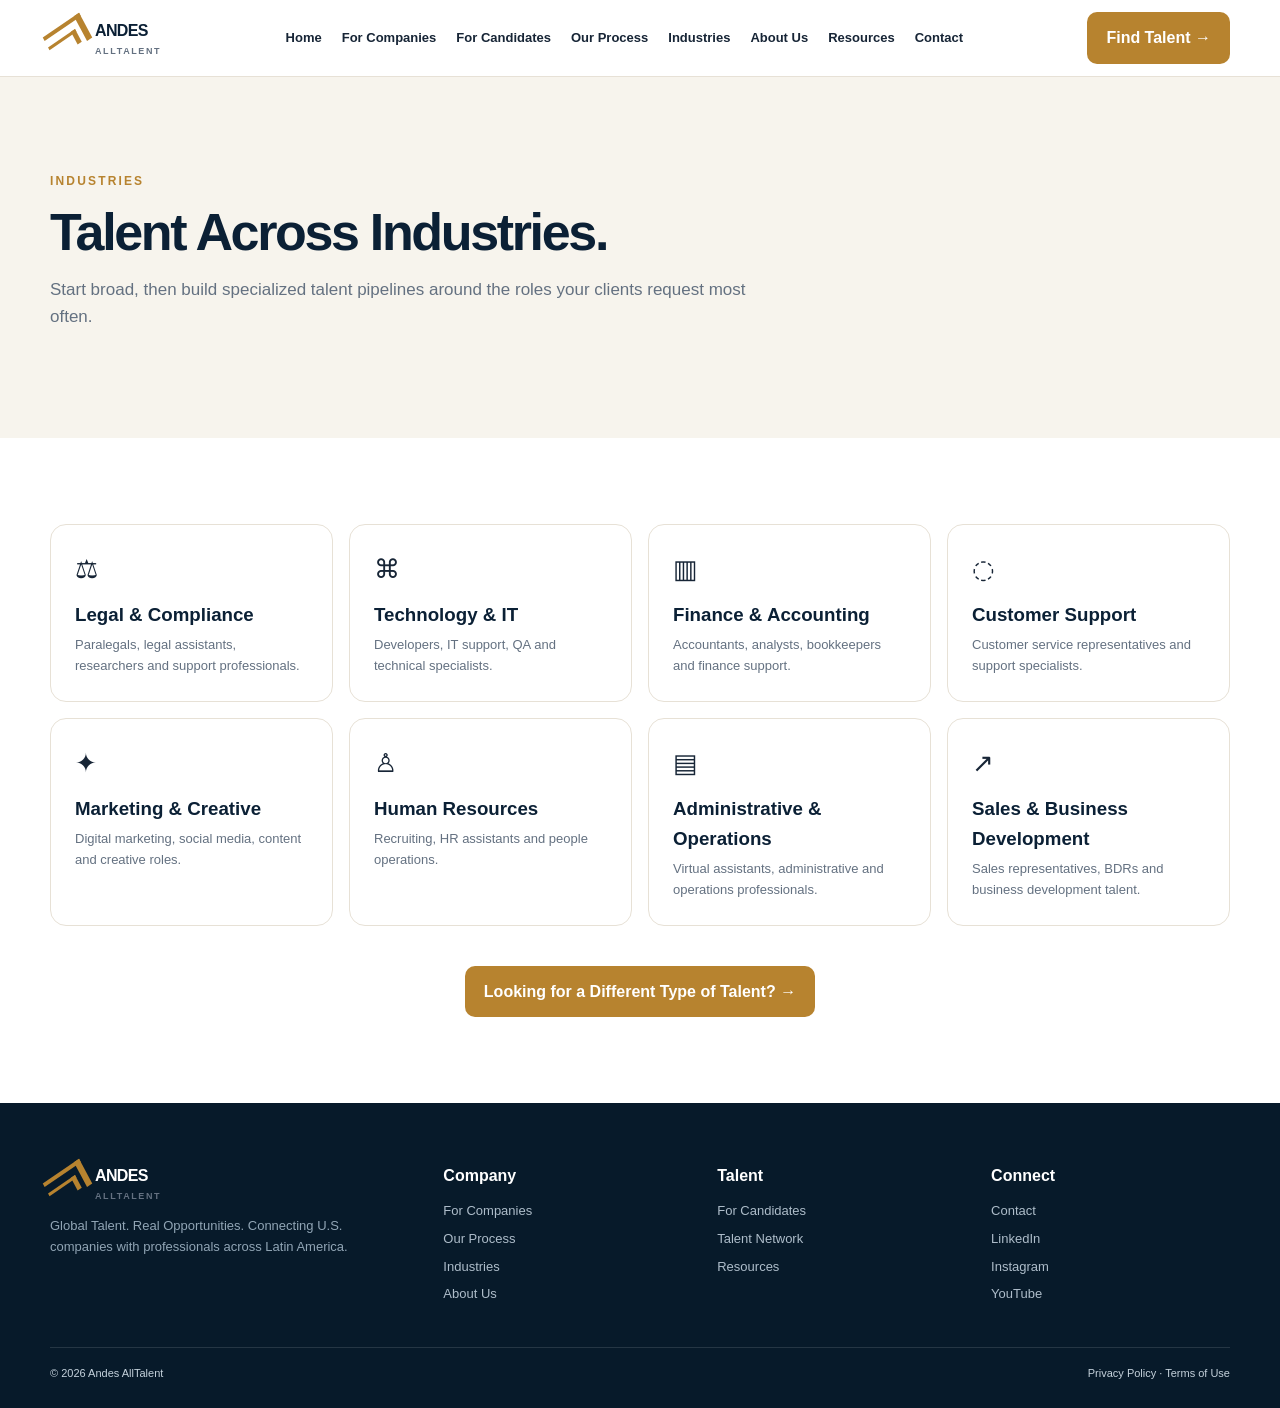
<file: industries.html>
<!doctype html>
<html lang="en"><head><meta charset="utf-8"><meta name="viewport" content="width=device-width,initial-scale=1">
<title>Industries | Andes AllTalent</title><meta name="description" content="Andes AllTalent connects U.S. companies with talented professionals across Latin America.">
<link rel="stylesheet" href="css/style.css"><link rel="icon" type="image/png" href="images/andes-alltalent-favicon.png"></head><body>
<header class="site-header"><div class="container nav">
<a class="logo" href="index.html"><span class="logo-mark"></span><span>ANDES <small>ALLTALENT</small></span></a>
<button class="menu-btn" aria-label="Menu">☰</button>
<nav class="nav-links"><a href="index.html">Home</a><a href="companies.html">For Companies</a><a href="candidates.html">For Candidates</a><a href="process.html">Our Process</a><a href="industries.html">Industries</a><a href="about.html">About Us</a><a href="resources.html">Resources</a><a href="contact.html">Contact</a></nav>
<a class="nav-cta" href="companies.html">Find Talent →</a></div></header>
<main>
<section class="page-hero"><div class="container"><span class="eyebrow">Industries</span><h1>Talent Across Industries.</h1><p>Start broad, then build specialized talent pipelines around the roles your clients request most often.</p></div></section>
<section class="section"><div class="container"><div class="industry-grid">
<div class="industry"><div class="symbol">⚖</div><h3>Legal & Compliance</h3><p>Paralegals, legal assistants, researchers and support professionals.</p></div><div class="industry"><div class="symbol">⌘</div><h3>Technology & IT</h3><p>Developers, IT support, QA and technical specialists.</p></div><div class="industry"><div class="symbol">▥</div><h3>Finance & Accounting</h3><p>Accountants, analysts, bookkeepers and finance support.</p></div><div class="industry"><div class="symbol">◌</div><h3>Customer Support</h3><p>Customer service representatives and support specialists.</p></div>
<div class="industry"><div class="symbol">✦</div><h3>Marketing & Creative</h3><p>Digital marketing, social media, content and creative roles.</p></div><div class="industry"><div class="symbol">♙</div><h3>Human Resources</h3><p>Recruiting, HR assistants and people operations.</p></div><div class="industry"><div class="symbol">▤</div><h3>Administrative & Operations</h3><p>Virtual assistants, administrative and operations professionals.</p></div><div class="industry"><div class="symbol">↗</div><h3>Sales & Business Development</h3><p>Sales representatives, BDRs and business development talent.</p></div></div><div style="text-align:center;margin-top:40px"><a class="btn btn-primary" href="contact.html">Looking for a Different Type of Talent? →</a></div></div></section>
</main>
<footer class="footer"><div class="container"><div class="footer-grid">
<div><div class="logo"><span class="logo-mark"></span><span>ANDES <small>ALLTALENT</small></span></div><p>Global Talent. Real Opportunities. Connecting U.S. companies with professionals across Latin America.</p></div>
<div><h4>Company</h4><a href="companies.html">For Companies</a><a href="process.html">Our Process</a><a href="industries.html">Industries</a><a href="about.html">About Us</a></div>
<div><h4>Talent</h4><a href="candidates.html">For Candidates</a><a href="candidates.html">Talent Network</a><a href="resources.html">Resources</a></div>
<div><h4>Connect</h4><a href="contact.html">Contact</a><a href="#">LinkedIn</a><a href="#">Instagram</a><a href="#">YouTube</a></div>
</div><div class="footer-bottom"><span>© <span data-year></span> Andes AllTalent</span><span>Privacy Policy · Terms of Use</span></div></div></footer>
<div id="toast" class="toast"></div><script src="js/main.js"></script></body></html>
</file>
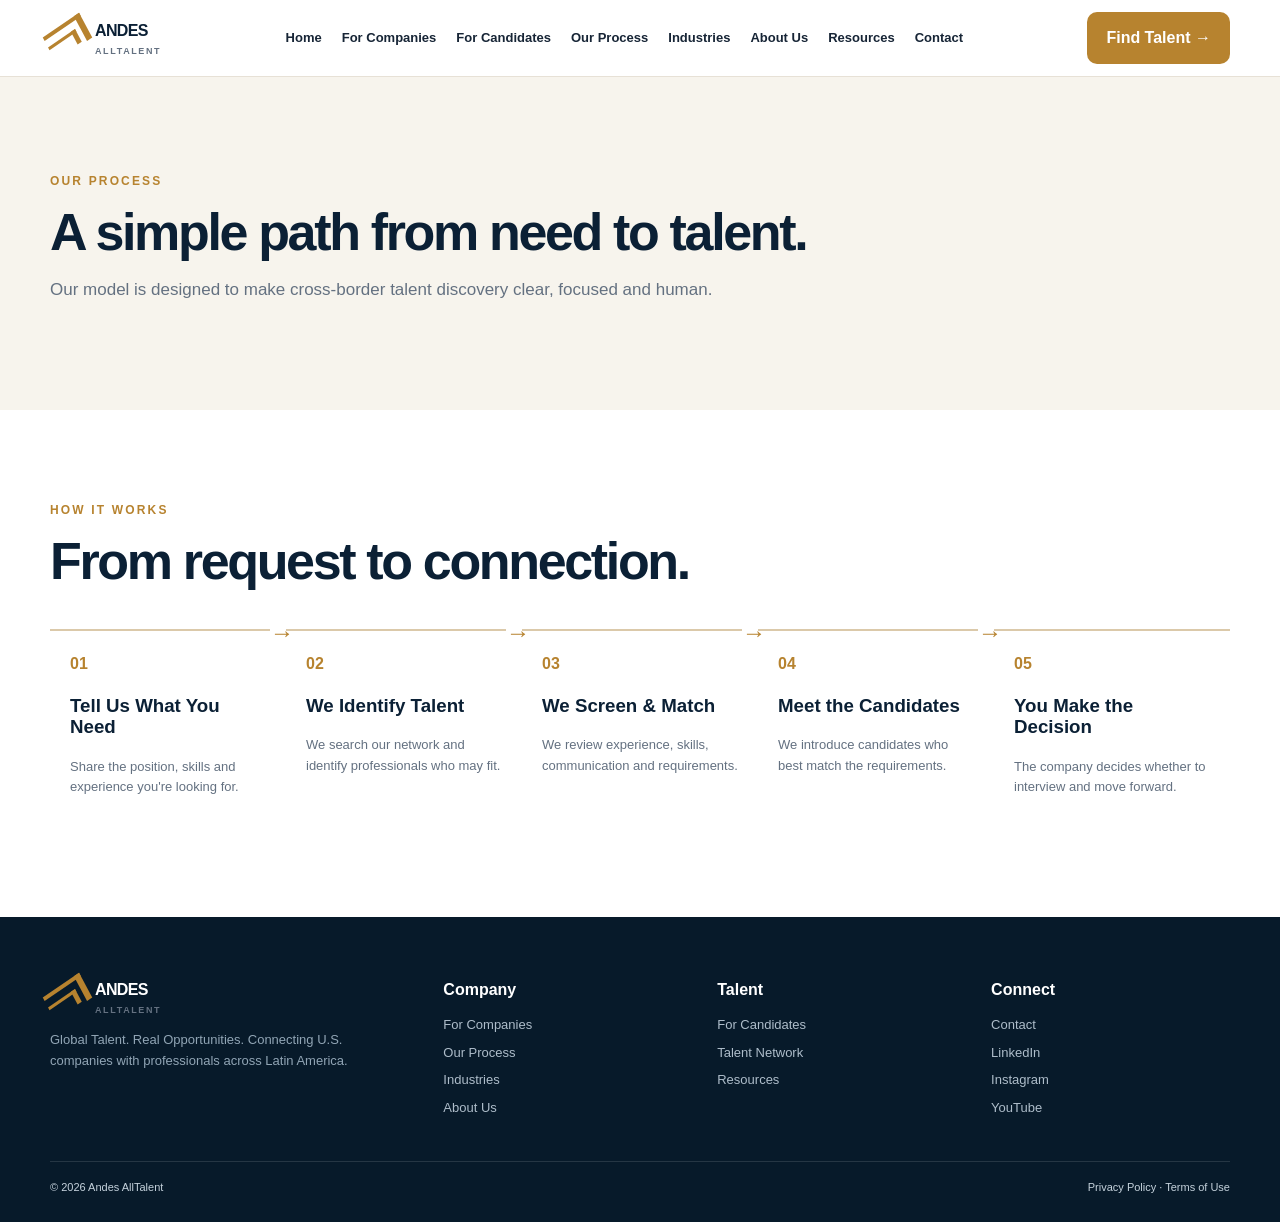
<file: process.html>
<!doctype html>
<html lang="en"><head><meta charset="utf-8"><meta name="viewport" content="width=device-width,initial-scale=1">
<title>Our Process | Andes AllTalent</title><meta name="description" content="Andes AllTalent connects U.S. companies with talented professionals across Latin America.">
<link rel="stylesheet" href="css/style.css"><link rel="icon" type="image/png" href="images/andes-alltalent-favicon.png"></head><body>
<header class="site-header"><div class="container nav">
<a class="logo" href="index.html"><span class="logo-mark"></span><span>ANDES <small>ALLTALENT</small></span></a>
<button class="menu-btn" aria-label="Menu">☰</button>
<nav class="nav-links"><a href="index.html">Home</a><a href="companies.html">For Companies</a><a href="candidates.html">For Candidates</a><a href="process.html">Our Process</a><a href="industries.html">Industries</a><a href="about.html">About Us</a><a href="resources.html">Resources</a><a href="contact.html">Contact</a></nav>
<a class="nav-cta" href="companies.html">Find Talent →</a></div></header>
<main>
<section class="page-hero"><div class="container"><span class="eyebrow">Our Process</span><h1>A simple path from need to talent.</h1><p>Our model is designed to make cross-border talent discovery clear, focused and human.</p></div></section>
<section class="section"><div class="container"><div class="section-head"><span class="eyebrow">How It Works</span><h2>From request to connection.</h2></div><div class="process">
<div class="step"><div class="step-num">01</div><h3>Tell Us What You Need</h3><p>Share the position, skills and experience you're looking for.</p></div><div class="step"><div class="step-num">02</div><h3>We Identify Talent</h3><p>We search our network and identify professionals who may fit.</p></div><div class="step"><div class="step-num">03</div><h3>We Screen & Match</h3><p>We review experience, skills, communication and requirements.</p></div><div class="step"><div class="step-num">04</div><h3>Meet the Candidates</h3><p>We introduce candidates who best match the requirements.</p></div><div class="step"><div class="step-num">05</div><h3>You Make the Decision</h3><p>The company decides whether to interview and move forward.</p></div></div></div></section>
</main>
<footer class="footer"><div class="container"><div class="footer-grid">
<div><div class="logo"><span class="logo-mark"></span><span>ANDES <small>ALLTALENT</small></span></div><p>Global Talent. Real Opportunities. Connecting U.S. companies with professionals across Latin America.</p></div>
<div><h4>Company</h4><a href="companies.html">For Companies</a><a href="process.html">Our Process</a><a href="industries.html">Industries</a><a href="about.html">About Us</a></div>
<div><h4>Talent</h4><a href="candidates.html">For Candidates</a><a href="candidates.html">Talent Network</a><a href="resources.html">Resources</a></div>
<div><h4>Connect</h4><a href="contact.html">Contact</a><a href="#">LinkedIn</a><a href="#">Instagram</a><a href="#">YouTube</a></div>
</div><div class="footer-bottom"><span>© <span data-year></span> Andes AllTalent</span><span>Privacy Policy · Terms of Use</span></div></div></footer>
<div id="toast" class="toast"></div><script src="js/main.js"></script></body></html>
</file>
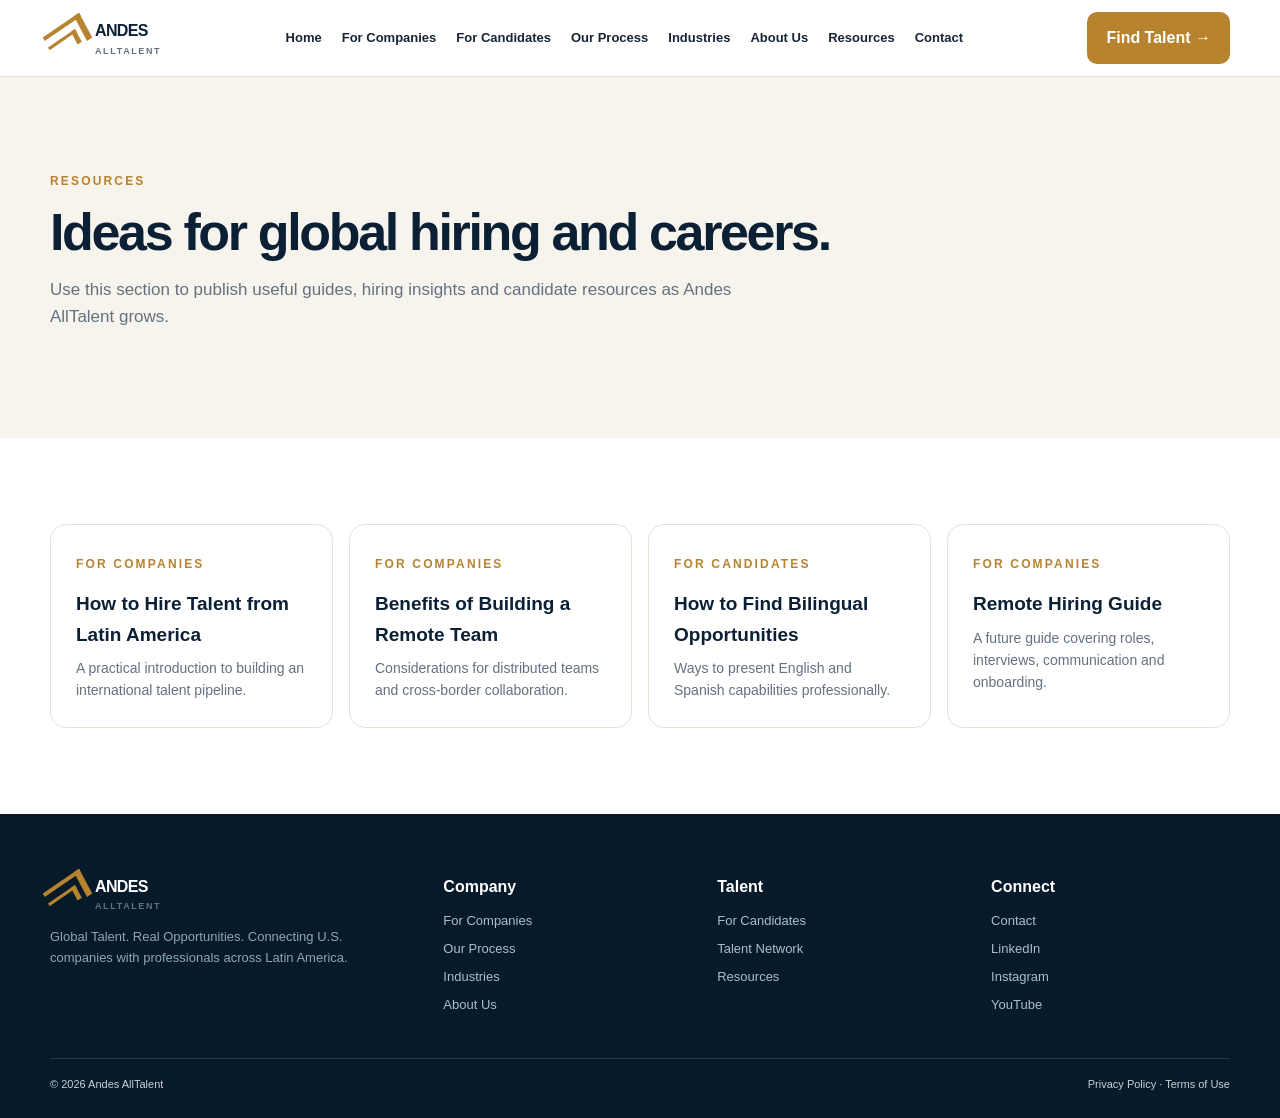
<file: resources.html>
<!doctype html>
<html lang="en"><head><meta charset="utf-8"><meta name="viewport" content="width=device-width,initial-scale=1">
<title>Resources | Andes AllTalent</title><meta name="description" content="Andes AllTalent connects U.S. companies with talented professionals across Latin America.">
<link rel="stylesheet" href="css/style.css"><link rel="icon" type="image/png" href="images/andes-alltalent-favicon.png"></head><body>
<header class="site-header"><div class="container nav">
<a class="logo" href="index.html"><span class="logo-mark"></span><span>ANDES <small>ALLTALENT</small></span></a>
<button class="menu-btn" aria-label="Menu">☰</button>
<nav class="nav-links"><a href="index.html">Home</a><a href="companies.html">For Companies</a><a href="candidates.html">For Candidates</a><a href="process.html">Our Process</a><a href="industries.html">Industries</a><a href="about.html">About Us</a><a href="resources.html">Resources</a><a href="contact.html">Contact</a></nav>
<a class="nav-cta" href="companies.html">Find Talent →</a></div></header>
<main>
<section class="page-hero"><div class="container"><span class="eyebrow">Resources</span><h1>Ideas for global hiring and careers.</h1><p>Use this section to publish useful guides, hiring insights and candidate resources as Andes AllTalent grows.</p></div></section>
<section class="section"><div class="container grid-4"><div class="card"><span class="eyebrow">For Companies</span><h3>How to Hire Talent from Latin America</h3><p>A practical introduction to building an international talent pipeline.</p></div><div class="card"><span class="eyebrow">For Companies</span><h3>Benefits of Building a Remote Team</h3><p>Considerations for distributed teams and cross-border collaboration.</p></div><div class="card"><span class="eyebrow">For Candidates</span><h3>How to Find Bilingual Opportunities</h3><p>Ways to present English and Spanish capabilities professionally.</p></div><div class="card"><span class="eyebrow">For Companies</span><h3>Remote Hiring Guide</h3><p>A future guide covering roles, interviews, communication and onboarding.</p></div></div></section>
</main>
<footer class="footer"><div class="container"><div class="footer-grid">
<div><div class="logo"><span class="logo-mark"></span><span>ANDES <small>ALLTALENT</small></span></div><p>Global Talent. Real Opportunities. Connecting U.S. companies with professionals across Latin America.</p></div>
<div><h4>Company</h4><a href="companies.html">For Companies</a><a href="process.html">Our Process</a><a href="industries.html">Industries</a><a href="about.html">About Us</a></div>
<div><h4>Talent</h4><a href="candidates.html">For Candidates</a><a href="candidates.html">Talent Network</a><a href="resources.html">Resources</a></div>
<div><h4>Connect</h4><a href="contact.html">Contact</a><a href="#">LinkedIn</a><a href="#">Instagram</a><a href="#">YouTube</a></div>
</div><div class="footer-bottom"><span>© <span data-year></span> Andes AllTalent</span><span>Privacy Policy · Terms of Use</span></div></div></footer>
<div id="toast" class="toast"></div><script src="js/main.js"></script></body></html>
</file>
<file: css/style.css>
:root{--navy:#0b2035;--gold:#b7832f;--cream:#f7f4ed;--ink:#172536;--muted:#647181;--line:#e7e1d6;--white:#fff;--max:1180px}
*{box-sizing:border-box}html{scroll-behavior:smooth}body{margin:0;font-family:Inter,Arial,sans-serif;color:var(--ink);line-height:1.6}a{text-decoration:none;color:inherit}button,input,select,textarea{font:inherit}.container{width:min(var(--max),calc(100% - 40px));margin:auto}
.site-header{position:sticky;top:0;z-index:20;background:#fffffff2;backdrop-filter:blur(12px);border-bottom:1px solid var(--line)}.nav{min-height:76px;display:flex;align-items:center;justify-content:space-between;gap:20px}.logo{font-weight:900;letter-spacing:-.04em;color:var(--navy);display:flex;align-items:center;gap:10px}.logo small{display:block;font-size:9px;letter-spacing:.18em;color:var(--muted)}.logo-mark{width:35px;height:35px;display:inline-block;border-left:5px solid var(--gold);border-top:5px solid var(--gold);transform:skew(-25deg) rotate(45deg);position:relative}.logo-mark:after{content:"";position:absolute;width:14px;height:22px;border-left:4px solid var(--gold);border-top:4px solid var(--gold);left:9px;top:4px}.nav-links{display:flex;gap:20px;font-size:13px;font-weight:700}.nav-links a:hover{color:var(--gold)}.nav-cta,.btn{display:inline-flex;align-items:center;justify-content:center;border-radius:10px;padding:12px 18px;font-weight:800;border:1px solid transparent;transition:.2s;cursor:pointer}.nav-cta,.btn-primary{background:var(--gold);color:#fff}.btn-secondary{background:#fff;color:var(--navy);border-color:#cfc5b6}.btn:hover{transform:translateY(-2px)}.menu-btn{display:none;background:none;border:0;font-size:25px;color:var(--navy)}
.hero{min-height:610px;display:flex;align-items:center;background:linear-gradient(90deg,#f7f4edf7 0%,#f7f4ede6 38%,#f7f4ed44 75%,#f7f4ed0 100%),url("../assets/images/website-concept.png") center/cover no-repeat}.hero-inner{padding:90px 0}.eyebrow{font-size:12px;letter-spacing:.18em;text-transform:uppercase;font-weight:900;color:var(--gold)}.hero h1{font-size:clamp(44px,6vw,76px);line-height:.98;letter-spacing:-.055em;color:var(--navy);max-width:700px;margin:18px 0}.hero h1 span{display:block;color:var(--gold)}.hero p{font-size:19px;max-width:590px;color:#405064;margin:0 0 30px}.actions{display:flex;gap:12px;flex-wrap:wrap}
.trust{border-bottom:1px solid var(--line)}.trust-grid{display:grid;grid-template-columns:repeat(4,1fr);gap:20px;padding:25px 0}.trust-item{display:flex;gap:12px}.icon{width:38px;height:38px;border-radius:11px;background:#f1eadc;color:var(--gold);display:grid;place-items:center;font-weight:900;flex:none}.trust-item strong{display:block;font-size:14px;color:var(--navy)}.trust-item span{font-size:12px;color:var(--muted)}
.section{padding:86px 0}.section-cream,.page-hero{background:var(--cream)}.section-head{max-width:720px;margin-bottom:40px}.center{text-align:center;margin-left:auto;margin-right:auto}.section h2,.page-hero h1{color:var(--navy);font-size:clamp(32px,4.5vw,52px);line-height:1.05;letter-spacing:-.045em;margin:12px 0 16px}.section-head p,.page-hero p{color:var(--muted);font-size:17px}.cards-2{display:grid;grid-template-columns:1fr 1fr;gap:18px}.feature{padding:40px;border-radius:18px;min-height:350px;position:relative;overflow:hidden;box-shadow:0 18px 50px #0b20351a}.feature.dark{background:linear-gradient(135deg,#0b2035,#183e5d);color:#fff}.feature.light{background:linear-gradient(135deg,#f5e6c8,#fffaf1);color:var(--navy)}.feature h3{font-size:31px;line-height:1.08;letter-spacing:-.04em;margin:14px 0}.feature p{max-width:540px}.feature ul{list-style:none;padding:0;margin:22px 0}.feature li{margin:7px 0}.feature li:before{content:"✓";color:var(--gold);font-weight:900;margin-right:8px}.feature .btn{position:absolute;left:40px;bottom:30px}.grid-4,.industry-grid{display:grid;grid-template-columns:repeat(4,1fr);gap:16px}.card{border:1px solid var(--line);border-radius:16px;padding:25px;background:#fff}.card h3{color:var(--navy);font-size:19px;margin:14px 0 7px}.card p{color:var(--muted);font-size:14px;margin:0}.industry{border:1px solid var(--line);border-radius:16px;padding:24px;background:#fff;transition:.2s}.industry:hover{transform:translateY(-4px);box-shadow:0 18px 50px #0b20351a}.industry .symbol{font-size:26px}.industry h3{color:var(--navy);margin:10px 0 5px}.industry p{font-size:13px;color:var(--muted);margin:0}.process{display:grid;grid-template-columns:repeat(5,1fr)}.step{padding:20px;border-top:2px solid #dbc9aa;position:relative}.step:not(:last-child):after{content:"→";position:absolute;right:-8px;top:-17px;color:var(--gold);font-size:24px;background:#fff}.step-num{color:var(--gold);font-weight:900}.step h3{color:var(--navy);line-height:1.15}.step p{color:var(--muted);font-size:13px}.page-hero{padding:90px 0}.page-hero p{max-width:720px}.form-wrap{display:grid;grid-template-columns:.8fr 1.2fr;gap:45px;align-items:start}.form-card{background:#fff;border:1px solid var(--line);border-radius:18px;padding:30px;box-shadow:0 18px 50px #0b20351a}.form-grid{display:grid;grid-template-columns:1fr 1fr;gap:15px}.field{display:grid;gap:6px}.field.full{grid-column:1/-1}label{font-size:13px;font-weight:800;color:var(--navy)}input,select,textarea{width:100%;padding:12px;border:1px solid #d6cfc3;border-radius:9px;background:#fff;color:var(--ink)}textarea{min-height:125px;resize:vertical}.check{display:flex;gap:9px;font-weight:500;color:var(--muted)}.check input{width:auto}.notice{margin-top:15px;padding:12px;border-radius:9px;background:#faf7f0;color:var(--muted);font-size:12px}.quote{background:var(--navy);color:#fff;text-align:center;padding:70px 20px}.quote h2{max-width:850px;margin:0 auto 15px;font-size:clamp(29px,4vw,45px);line-height:1.1}.footer{background:#071a2a;color:#c5d2dc;padding:60px 0 25px}.footer-grid{display:grid;grid-template-columns:1.5fr 1fr 1fr 1fr;gap:35px}.footer .logo{color:#fff}.footer h4{color:#fff;margin:0 0 12px}.footer a{display:block;font-size:13px;margin:7px 0;color:#aebdca}.footer a:hover{color:#fff}.footer p{font-size:13px;max-width:330px;color:#91a5b5}.footer-bottom{border-top:1px solid #ffffff1f;margin-top:35px;padding-top:17px;font-size:11px;display:flex;justify-content:space-between}
.toast{display:none;position:fixed;right:20px;bottom:20px;background:var(--navy);color:#fff;padding:14px 17px;border-radius:10px;z-index:100;max-width:360px}.toast.show{display:block}
@media(max-width:1000px){.nav-links{gap:10px;font-size:11px}.grid-4,.industry-grid{grid-template-columns:repeat(2,1fr)}.process{grid-template-columns:1fr 1fr}.step:not(:last-child):after{display:none}}
@media(max-width:780px){.menu-btn{display:block}.nav-links{display:none;position:absolute;left:14px;right:14px;top:76px;background:#fff;border:1px solid var(--line);padding:15px;border-radius:12px;box-shadow:0 18px 50px #0b20351a;flex-direction:column}.nav-links.open{display:flex}.nav-cta{display:none}.hero{min-height:610px;background:linear-gradient(#f7f4edf0,#f7f4eddf),url("../assets/images/website-concept.png") center/cover}.trust-grid,.cards-2,.form-wrap{grid-template-columns:1fr}.form-grid,.footer-grid{grid-template-columns:1fr}.field.full{grid-column:auto}}
@media(max-width:480px){.container{width:calc(100% - 28px)}.section{padding:65px 0}.grid-4,.industry-grid{grid-template-columns:1fr}.hero h1{font-size:44px}.actions,.actions .btn{width:100%}.feature .btn{left:25px;right:25px}.feature{padding:28px;min-height:390px}}
</file>
